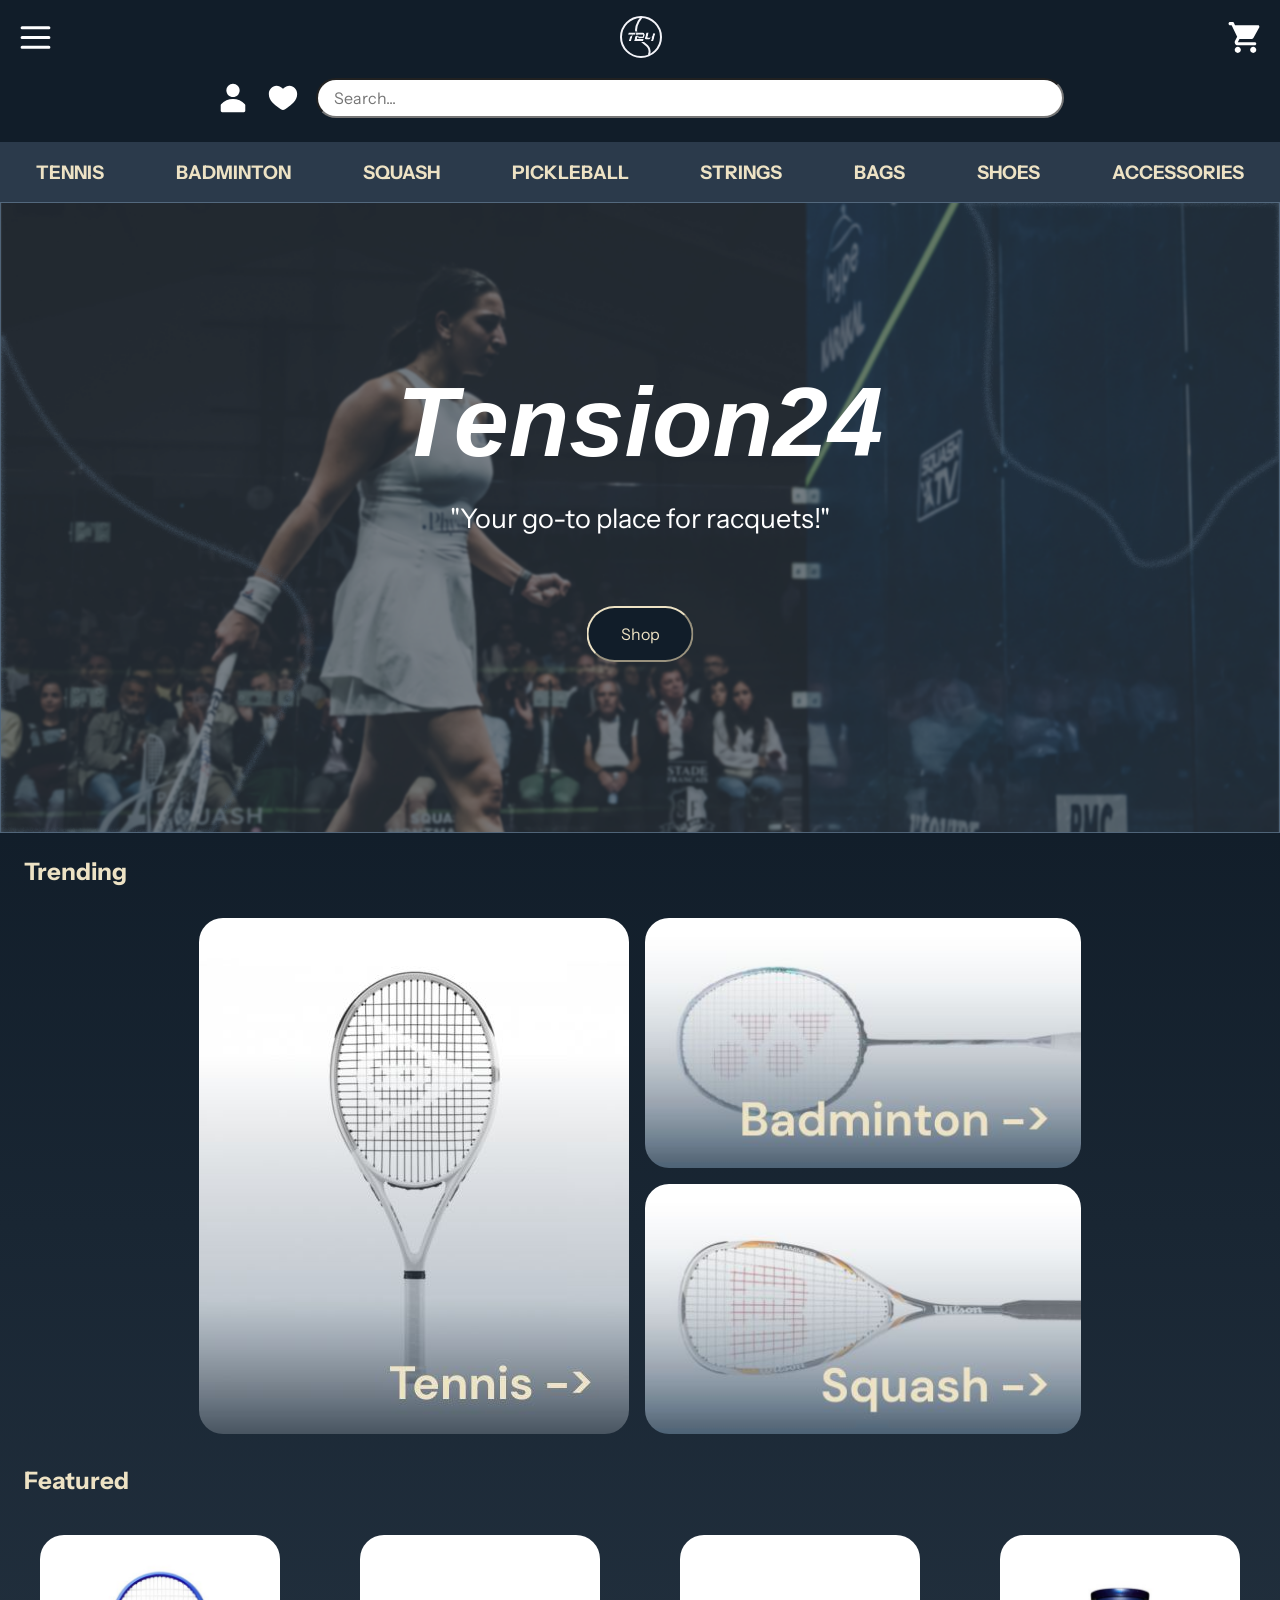
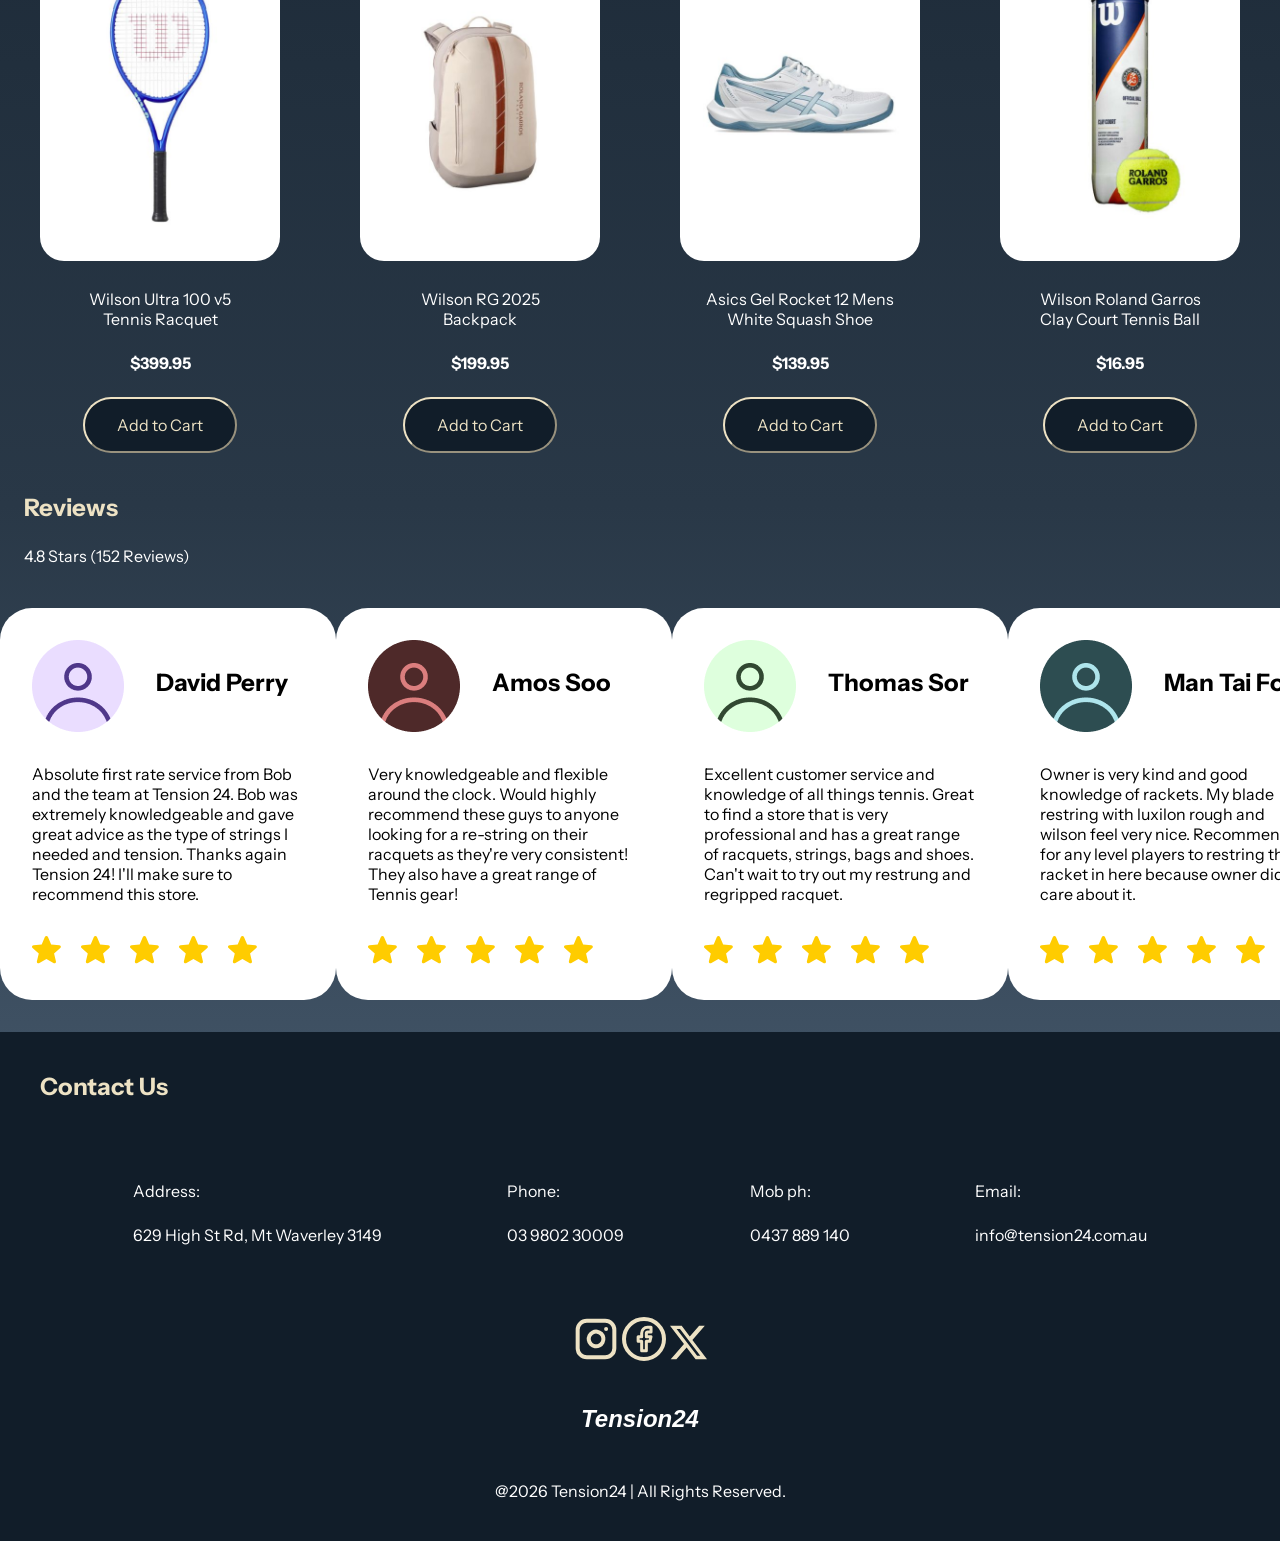
<file: index.html>
<!DOCTYPE html>
<html lang="en">
<head>
    <meta charset="UTF-8">
    <meta name="viewport" content="width=device-width, initial-scale=1.0">

    <link href="https://fonts.cdnfonts.com/css/sterion" rel="stylesheet">
    <link rel="preconnect" href="https://fonts.googleapis.com">
    <link rel="preconnect" href="https://fonts.gstatic.com" crossorigin>
    <link href="https://fonts.googleapis.com/css2?family=Instrument+Sans:ital,wght@0,400..700;1,400..700&display=swap" rel="stylesheet">

    <link rel="stylesheet" href="styles/color.css">
    <link rel="stylesheet" href="styles/main.css">
    <link rel="stylesheet" href="styles/typography.css">
    <script src="scripts/cart.js"></script>
    <script src="scripts/form.js"></script>

    <title>Tension24</title>
    <link rel="shortcut icon" type="image/x-icon" href="assets/logo.svg">
</head>

<body>
    <!--Navigation Bar and Search Bar-->
    <header>
        <div class="navbar">
            <nav>
                <ul>
                    <li><img src="assets/hamburger_menu.svg" alt="Hamburger Menu Icon"></li>
                    <a href="index.html"><li><img src="assets/logo.svg" alt="Tension24 Logo"></li></a>
                    <a href="shopping-cart.html"><li><img src="assets/shopping_cart.svg" alt="Shopping Cart Icon"></li></a>
                </ul>
            </nav>
        </div>
        
        <div class="container" id="lower-navigation">
            <img src="assets/avatar-icon.svg" alt="Your Profile">
            <img src="assets/heart-icon.svg" alt="Favourites">
            <input type="text" placeholder="Search...">
        </div>

        <div class="categories-menu">
            <a href="product-listing-tennis.html"><h3>TENNIS</h3></a>
            <h3>BADMINTON</h3>
            <h3>SQUASH</h3>
            <h3>PICKLEBALL</h3>
            <h3>STRINGS</h3>
            <a href="product-listing-bags.html"><h3>BAGS</h3></a>
            <h3>SHOES</h3>
            <h3>ACCESSORIES</h3>
        </div>
    </header>

    <!--Banner and Main Sections-->
    <main>
        <div class="banner">
            <img src="assets/main-header.png" alt="Main Banner">
            <h1>Tension24</h1>
            <p>"Your go-to place for racquets!"</p>
            <button>Shop</button>
        </div>

        <h2>Trending</h2>

            <div class="bento-display">
                <a class="grid-row-2" href="product-listing-tennis.html"><img src="assets/tennis-category.jpg" alt="Tennis Category Preview"></a>
                <img src="assets/badminton-category.jpg" alt="Badminton Category Preview">
                <img src="assets/squash-category.jpg" alt="Squash Category Preview">
            </div>

        <h2>Featured</h2>
            <div class="flex-display" id="grid-responsive">
                <figure>
                    <img src="assets/blue_tennis_racquet.jpg" alt="Wilson Ultra 100 v5 Tennis Racquet">
                    <span><p>Wilson Ultra 100 v5 Tennis Racquet</p></span>
                    <p>$399.95</p>
                    <button>Add to Cart</button>
                </figure>

                <figure>
                    <img src="assets/beige_backpack.jpg" alt="Wilson RG 2025 Backpack">
                    <span><p>Wilson RG 2025 Backpack</p></span>
                    <p>$199.95</p>
                    <button>Add to Cart</button>
                </figure>

                <figure>
                    <img src="assets/blue_and_white_shoe.jpg" alt="Asics Gel Rocket 12 Mens White Squash Shoe">
                    <span><p>Asics Gel Rocket 12 Mens White Squash Shoe </p></span>
                    <p>$139.95</p>
                    <button>Add to Cart</button>
                </figure>

                <figure>
                    <img src="assets/tennis_ball_pack.jpg" alt="Wilson Roland Garros Clay Court Tennis Ball">
                    <span><p>Wilson Roland Garros Clay Court Tennis Ball</p></span>
                    <p>$16.95</p>
                    <button>Add to Cart</button>
                </figure>
            </div>

        <h2>Reviews</h2>
        <p>4.8 Stars (152 Reviews)</p>
            <br>
                <div class="container">
                    <section>
                        <div class="review-card">
                            <div class="review-title">
                                <img src="assets/review-icon-purple.png" alt="Review Icon">
                                <h3>David Perry</h3>
                            </div>
                        
                        <p>Absolute first rate service from Bob and the team at Tension 24. Bob was extremely knowledgeable and gave great advice as the type of strings I needed and tension. Thanks again Tension 24! I'll make sure to recommend this store.</p>
                            <div class="stars">
                                <img src="assets/review-star.svg" alt="Star">
                                <img src="assets/review-star.svg" alt="Star">
                                <img src="assets/review-star.svg" alt="Star">
                                <img src="assets/review-star.svg" alt="Star">
                                <img src="assets/review-star.svg" alt="Star">
                            </div>
                    </div>
                    </section>

                    <section>
                        <div class="review-card">
                            <div class="review-title">
                                <img src="assets/review-icon-red.png" alt="Review Icon">
                                <h3>Amos Soo</h3>
                            </div>
                        
                        <p>Very knowledgeable and flexible around the clock. Would highly recommend these guys to anyone looking for a re-string on their racquets as they're very consistent! They also have a great range of Tennis gear!</p>
                            <div class="stars">
                                <img src="assets/review-star.svg" alt="Star">
                                <img src="assets/review-star.svg" alt="Star">
                                <img src="assets/review-star.svg" alt="Star">
                                <img src="assets/review-star.svg" alt="Star">
                                <img src="assets/review-star.svg" alt="Star">
                            </div>
                        </div>
                    </section>

                    <section>
                        <div class="review-card">
                            <div class="review-title">
                                <img src="assets/review-icon-green.png" alt="Review Icon">
                                <h3>Thomas Sor</h3>
                            </div>
                        
                        <p>Excellent customer service and knowledge of all things tennis. Great to find a store that is very professional and has a great range of racquets, strings, bags and shoes. Can't wait to try out my restrung and regripped racquet.</p>
                            <div class="stars">
                                <img src="assets/review-star.svg" alt="Star">
                                <img src="assets/review-star.svg" alt="Star">
                                <img src="assets/review-star.svg" alt="Star">
                                <img src="assets/review-star.svg" alt="Star">
                                <img src="assets/review-star.svg" alt="Star">
                            </div>
                        </div>
                    </section>

                    <section>
                        <div class="review-card"  id="last-class">
                            <div class="review-title">
                                <img src="assets/review-icon-teal.png" alt="Review Icon">
                                <h3>Man Tai Fong</h3>
                            </div>
                        
                        <p>Owner is very kind and good knowledge of rackets. My blade restring with luxilon rough and wilson feel very nice. Recommend for any level players to restring the racket in here because owner did care about it.</p>
                            <div class="stars">
                                <img src="assets/review-star.svg" alt="Star">
                                <img src="assets/review-star.svg" alt="Star">
                                <img src="assets/review-star.svg" alt="Star">
                                <img src="assets/review-star.svg" alt="Star">
                                <img src="assets/review-star.svg" alt="Star">
                            </div>
                        </div>
                    </section>
                </div>

    </main>

<!--Footer at the end of Website-->
    <footer>
        <div class="footer">
            <span><h2>Contact Us</h2></span>
            <div class="footer-contact">
                <div class="footer-address">
                    <p>Address:</p>
                    <p>629 High St Rd, Mt Waverley 3149</p>
                </div>

                <div class="footer-phone">
                    <p>Phone:</p>
                    <p>03 9802 30009</p>
                </div>

                <div class="footer-mobile">
                    <p>Mob ph:</p>
                    <p>0437 889 140</p>
                </div>

                <div class="footer-email">
                    <p>Email:</p>
                    <p>info@tension24.com.au</p>
                </div>
            </div>

            <div class="footer-ending">
                <div class="footer-icons">
                    <img src="assets/instagram-icon.svg" alt="Instagram Logo">
                    <img src="assets/facebook-icon.svg" alt="Facebook Logo">
                    <img src="assets/twitter-x-icon.svg" alt="X (Formerly Twitter) Logo">
                </div>

                <h2>Tension24</h2>
                <p>@2026 Tension24 | All Rights Reserved.</p>
            </div>
        </div>
    </footer>
    
</body>
</html>
</file>
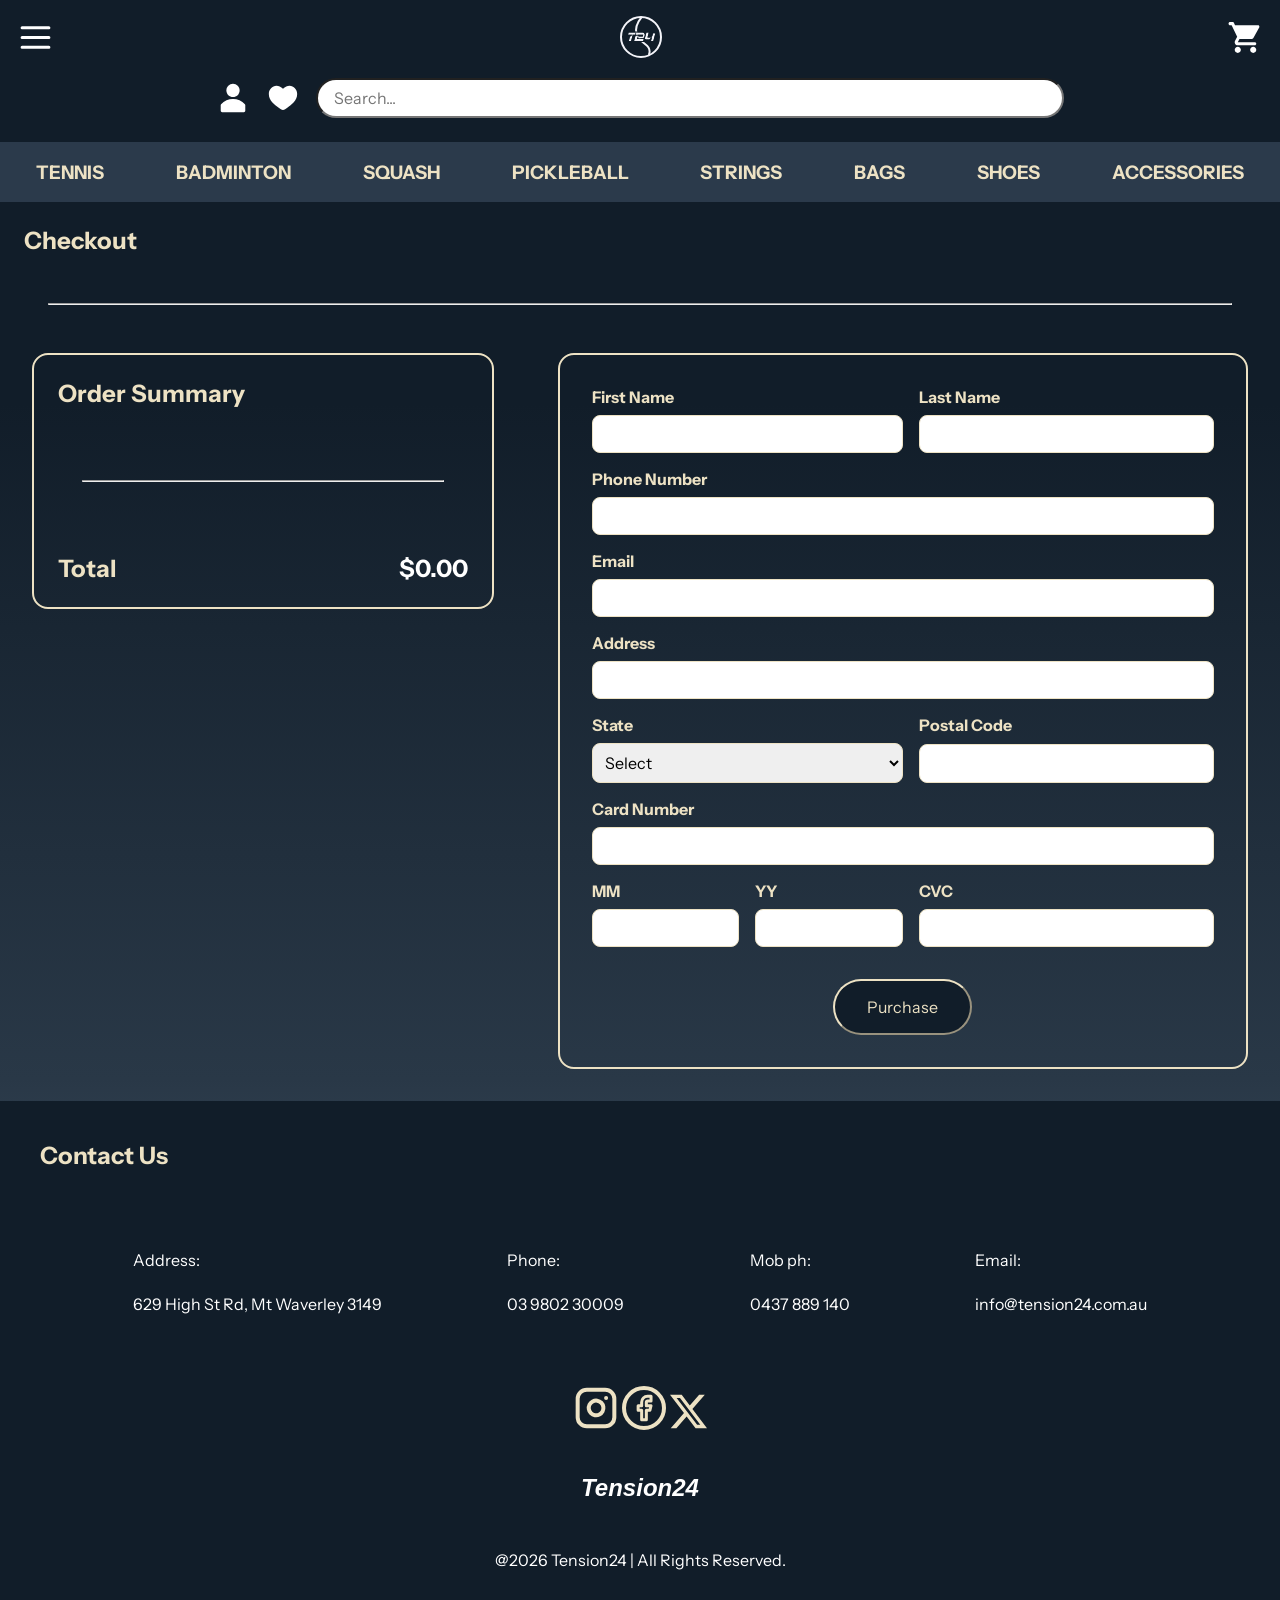
<file: payment-details.html>
<!DOCTYPE html>
<html lang="en">
<head>
    <meta charset="UTF-8">
    <meta name="viewport" content="width=device-width, initial-scale=1.0">

    <link href="https://fonts.cdnfonts.com/css/sterion" rel="stylesheet">
    <link rel="preconnect" href="https://fonts.googleapis.com">
    <link rel="preconnect" href="https://fonts.gstatic.com" crossorigin>
    <link href="https://fonts.googleapis.com/css2?family=Instrument+Sans:ital,wght@0,400..700;1,400..700&display=swap" rel="stylesheet">

    <link rel="stylesheet" href="styles/color.css">
    <link rel="stylesheet" href="styles/main.css">
    <link rel="stylesheet" href="styles/typography.css">
    <script src="scripts/cart.js" defer></script>
    <script src="scripts/form.js"></script>

    <title>Tension24</title>
    <link rel="shortcut icon" type="image/x-icon" href="assets/logo.svg">
</head>

<body>
    <!--Navigation Bar and Search Bar-->
    <header>
        <div class="navbar">
            <nav>
                <ul>
                    <li><img src="assets/hamburger_menu.svg" alt="Hamburger Menu Icon"></li>
                    <a href="index.html"><li><img src="assets/logo.svg" alt="Tension24 Logo"></li></a>
                    <a href="shopping-cart.html"><li><img src="assets/shopping_cart.svg" alt="Shopping Cart Icon"></li></a>
                </ul>
            </nav>
        </div>
        
        <div class="container" id="lower-navigation">
            <img src="assets/avatar-icon.svg" alt="Your Profile">
            <img src="assets/heart-icon.svg" alt="Favourites">
            <input type="text" placeholder="Search...">
        </div>

        <div class="categories-menu">
            <a href="product-listing-tennis.html"><h3>TENNIS</h3></a>
            <h3>BADMINTON</h3>
            <h3>SQUASH</h3>
            <h3>PICKLEBALL</h3>
            <h3>STRINGS</h3>
            <a href="product-listing-bags.html"><h3>BAGS</h3></a>
            <h3>SHOES</h3>
            <h3>ACCESSORIES</h3>
        </div>
    </header>

    <!--Checkout Page-->
    <h2>Checkout</h2>
    <hr>

    <section>
        
    </section>

    <article class="overall-payment">
        <div class="checkout">
            <h2>Order Summary</h2>

            <div class="flex-display" id="">
                <!--printed item from cart-->
            </div>

            <hr>
            
            <div class="double-content">
                <span><h2>Total</h2></span>
                <h2 class="total-price">$0</h2>
            </div>
        </div>

        <!--Payment Form-->

        <form action="purchase-confirmation.html" name="checkout-form" id="payment-details">

            <div class="form-group" id="span-two">
                <label for="fname">First Name</label>
                <input type="text" id="fname" name="firstName">
            </div>

            <div class="form-group">
                <label for="lname">Last Name</label>
                <input type="text" id="lname" name="lastName">
            </div>
        
            <div class="form-group" id="span-three">
                <label for="pnumber">Phone Number</label>
                <input type="number" id="pnumber" name="pnumber">
            </div>

            <div class="form-group" id="span-three">
                <label for="email">Email</label>
                <input type="email" id="email" name="email">
            </div>

            <div class="form-group" id="span-three">
                <label for="address">Address</label>
                <input type="text" id="address" name="address">
            </div>

            <div class="form-group" id="span-two">
                <label for="state">State</label>
                <select name="state" id="state">
                    <option value="select">Select</option>
                    <option value="NSW">NSW</option>
                    <option value="QLD">QLD</option>
                    <option value="SA">SA</option>
                    <option value="TAS">TAS</option>
                    <option value="VIC">VIC</option>
                    <option value="WA">WA</option>
                </select>
            </div>

            <div class="form-group">
                <label for="pcode">Postal Code</label>
                <input type="number" id="pcode" name="postal">
            </div>

            <div class="form-group" id="span-three">
                <label for="cnumber">Card Number</label>
                <input type="number" id="cnumber" name="cnumber">
            </div>

            <div class="form-group">
                <label for="month">MM</label>
                <input type="number" id="month" name="month">
            </div>

            <div class="form-group">
                <label for="year">YY</label>
                <input type="number" id="year" name="year">
            </div>

            <div class="form-group">
                <label for="cvc">CVC</label>
                <input type="number" id="cvc" name="cvc">
            </div>

            <button onclick="return getValidation()">Purchase</button>
        </form>
    </article>

<!--Footer at the end of Website-->
    <footer>

        <div class="footer">
            <span><h2>Contact Us</h2></span>

            <div class="footer-contact">
                <div class="footer-address">
                    <p>Address:</p>
                    <p>629 High St Rd, Mt Waverley 3149</p>
                </div>

                <div class="footer-phone">
                    <p>Phone:</p>
                    <p>03 9802 30009</p>
                </div>

                <div class="footer-mobile">
                    <p>Mob ph:</p>
                    <p>0437 889 140</p>
                </div>

                <div class="footer-email">
                    <p>Email:</p>
                    <p>info@tension24.com.au</p>
                </div>
            </div>

            <div class="footer-ending">
                <div class="footer-icons">
                    <img src="assets/instagram-icon.svg" alt="Instagram Logo">
                    <img src="assets/facebook-icon.svg" alt="Facebook Logo">
                    <img src="assets/twitter-x-icon.svg" alt="X (Formerly Twitter) Logo">
                </div>

                <h2>Tension24</h2>
                <p>@2026 Tension24 | All Rights Reserved.</p>
            </div>
        </div>

    </footer>
</body>
</html>
</file>
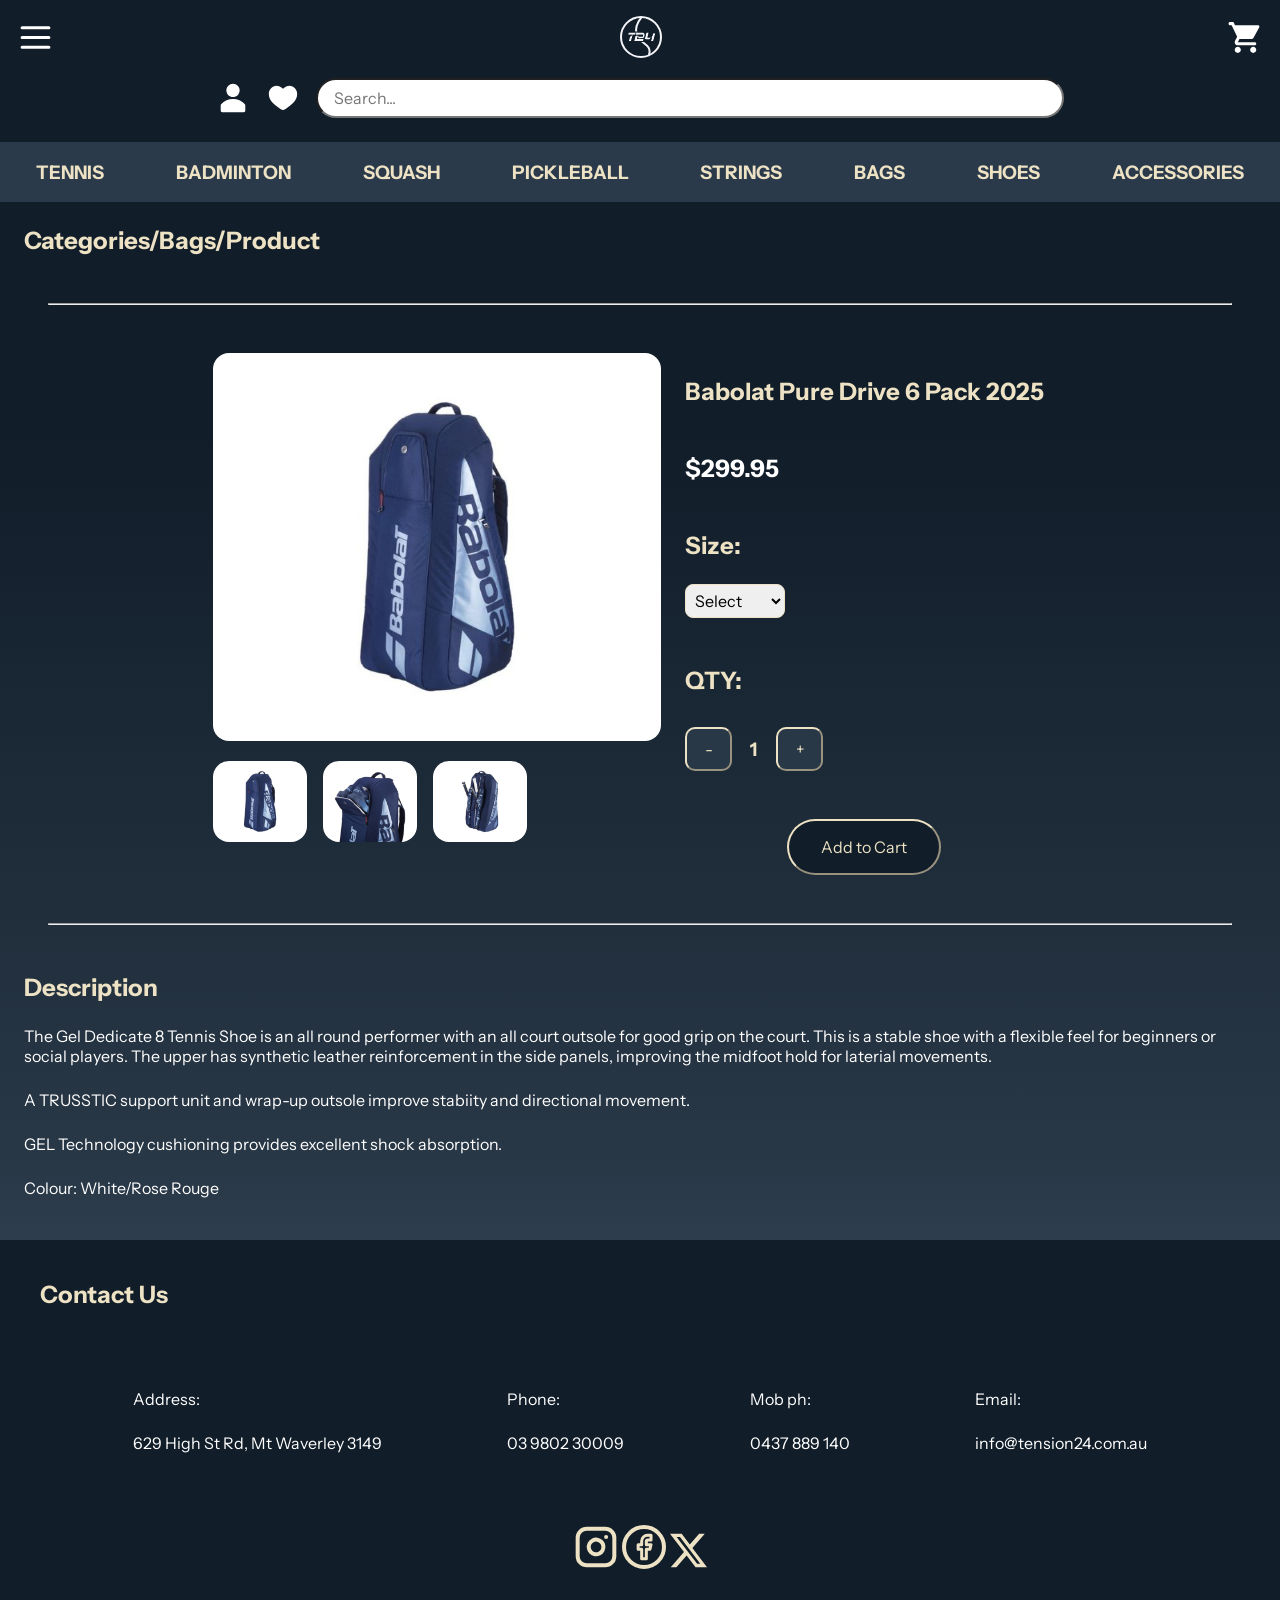
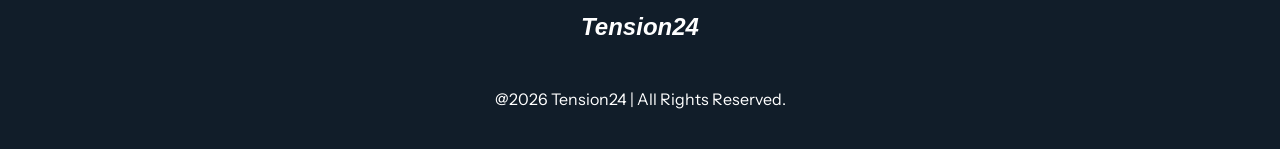
<file: product-detail-bags.html>
<!DOCTYPE html>
<html lang="en">
<head>
    <meta charset="UTF-8">
    <meta name="viewport" content="width=device-width, initial-scale=1.0">

    <link href="https://fonts.cdnfonts.com/css/sterion" rel="stylesheet">
    <link rel="preconnect" href="https://fonts.googleapis.com">
    <link rel="preconnect" href="https://fonts.gstatic.com" crossorigin>
    <link href="https://fonts.googleapis.com/css2?family=Instrument+Sans:ital,wght@0,400..700;1,400..700&display=swap" rel="stylesheet">

    <link rel="stylesheet" href="styles/color.css">
    <link rel="stylesheet" href="styles/main.css">
    <link rel="stylesheet" href="styles/typography.css">
    <script src="scripts/cart.js"></script>
    <script src="scripts/form.js"></script>

    <title>Tension24</title>
    <link rel="shortcut icon" type="image/x-icon" href="assets/logo.svg">
</head>

<body>
    <!--Navigation Bar and Search Bar-->
    <header>
        <div class="navbar">
            <nav>
                <ul>
                    <li><img src="assets/hamburger_menu.svg" alt="Hamburger Menu Icon"></li>
                    <a href="index.html"><li><img src="assets/logo.svg" alt="Tension24 Logo"></li></a>
                    <a href="shopping-cart.html"><li><img src="assets/shopping_cart.svg" alt="Shopping Cart Icon"></li></a>
                </ul>
            </nav>
        </div>
        
        <div class="container" id="lower-navigation">
            <img src="assets/avatar-icon.svg" alt="Your Profile">
            <img src="assets/heart-icon.svg" alt="Favourites">
            <input type="text" placeholder="Search...">
        </div>

        <div class="categories-menu">
            <a href="product-listing-tennis.html"><h3>TENNIS</h3></a>
            <h3>BADMINTON</h3>
            <h3>SQUASH</h3>
            <h3>PICKLEBALL</h3>
            <h3>STRINGS</h3>
            <a href="product-listing-bags.html"><h3>BAGS</h3></a>
            <h3>SHOES</h3>
            <h3>ACCESSORIES</h3>
        </div>
    </header>

    <main>
        <!-- Product Detail Section-->
        <h2>Categories/Bags/Product</h2>
        <hr>

        <div class="flex-display">
            <div class="product-showcase">
                <img src="assets/main_bags_product.jpg" alt="Babolat Pure Drive 6 Pack 2025">

                <div class="small-images">
                    <img src="assets/main_bags_product.jpg" alt="Babolat Pure Drive 6 Pack 2025">
                    <img src="assets/preview1_bags_product.jpg" alt="Babolat Pure Drive 6 Pack 2025">
                    <img src="assets/preview2_bags_product.jpg" alt="Babolat Pure Drive 6 Pack 2025">
                </div>
            </div>

            <div class="product-details">
                <span><h2>Babolat Pure Drive 6 Pack 2025</h2></span>
                <h2>$299.95</h2>
                <span><h2>Size:</h2></span>
                <select id="selectSize" name="size">
                    <option value="select">Select</option>
                    <option value="One size">One size</option>
                </select>
                <span><h2>QTY:</h2></span>
                    <div class="quantity-cue">
                        <button id="decrease">-</button>
                        <h3 class="quantity">1</h3>
                        <button id="increase">+</button>
                    </div>
                
                <button onclick="addToCart(2)">Add to Cart</button>
            </div>
        </div>

        <hr>

        <h2>Description</h2>
        <p>The Gel Dedicate 8 Tennis Shoe is an all round performer with an all court outsole for good grip on the court.  This is a stable shoe with a flexible feel for beginners or social players.  The upper has synthetic leather reinforcement in the side panels, improving the midfoot hold for laterial movements.</p>

        <p>A TRUSSTIC support unit and wrap-up outsole improve stabiity and directional movement.</p>

        <p>GEL Technology cushioning provides excellent shock absorption.</p>

        <p>Colour:  White/Rose Rouge</p>

        <br>

    </main>

    <!--Footer at the end of Website-->
    <footer>

        <div class="footer">
            <span><h2>Contact Us</h2></span>

            <div class="footer-contact">
                <div class="footer-address">
                    <p>Address:</p>
                    <p>629 High St Rd, Mt Waverley 3149</p>
                </div>

                <div class="footer-phone">
                    <p>Phone:</p>
                    <p>03 9802 30009</p>
                </div>

                <div class="footer-mobile">
                    <p>Mob ph:</p>
                    <p>0437 889 140</p>
                </div>

                <div class="footer-email">
                    <p>Email:</p>
                    <p>info@tension24.com.au</p>
                </div>
            </div>

            <div class="footer-ending">
                <div class="footer-icons">
                    <img src="assets/instagram-icon.svg" alt="Instagram Logo">
                    <img src="assets/facebook-icon.svg" alt="Facebook Logo">
                    <img src="assets/twitter-x-icon.svg" alt="X (Formerly Twitter) Logo">
                </div>

                <h2>Tension24</h2>
                <p>@2026 Tension24 | All Rights Reserved.</p>
            </div>
        </div>

    </footer>
</body>
</html>
</file>
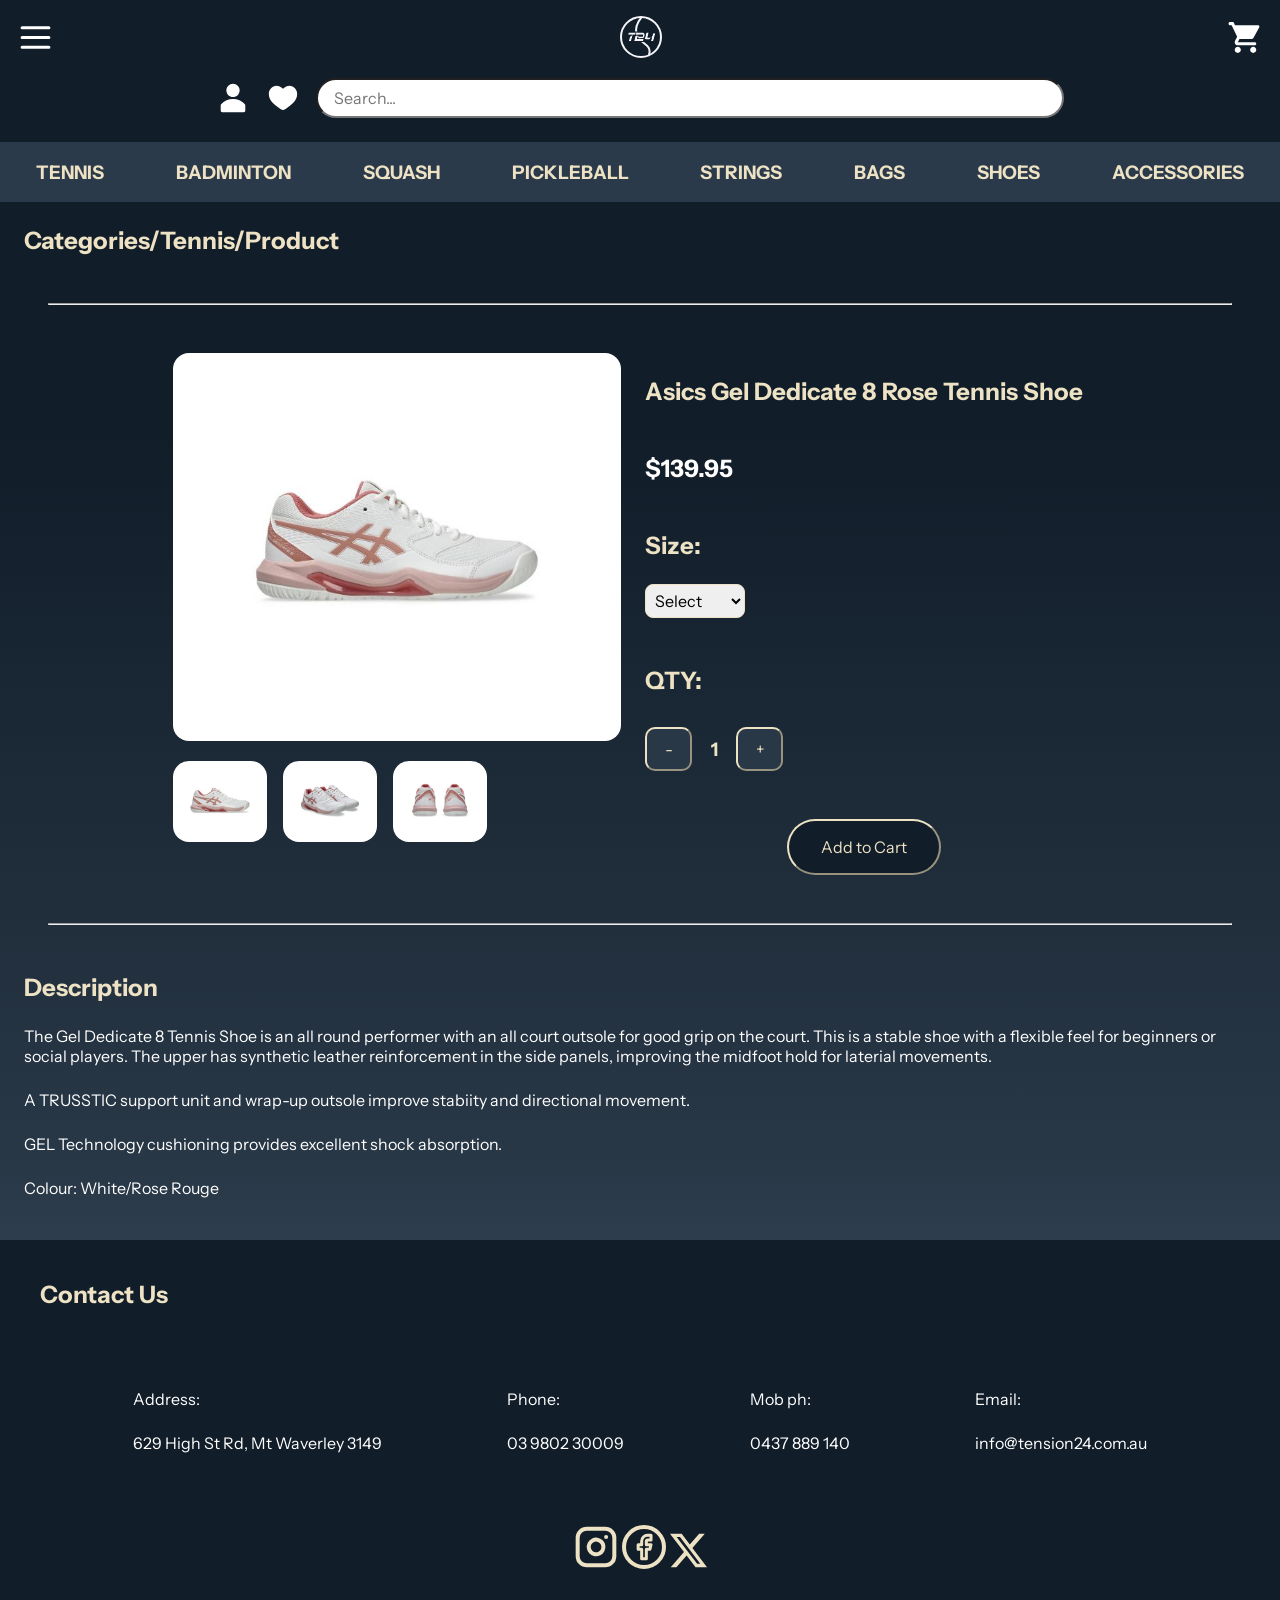
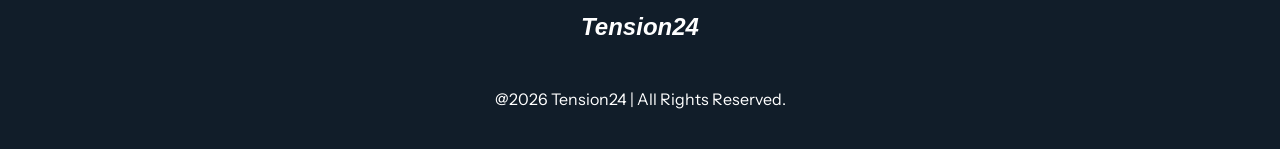
<file: product-detail-tennis.html>
<!DOCTYPE html>
<html lang="en">
<head>
    <meta charset="UTF-8">
    <meta name="viewport" content="width=device-width, initial-scale=1.0">

    <link href="https://fonts.cdnfonts.com/css/sterion" rel="stylesheet">
    <link rel="preconnect" href="https://fonts.googleapis.com">
    <link rel="preconnect" href="https://fonts.gstatic.com" crossorigin>
    <link href="https://fonts.googleapis.com/css2?family=Instrument+Sans:ital,wght@0,400..700;1,400..700&display=swap" rel="stylesheet">

    <link rel="stylesheet" href="styles/color.css">
    <link rel="stylesheet" href="styles/main.css">
    <link rel="stylesheet" href="styles/typography.css">
    <script src="scripts/cart.js"></script>
    <script src="scripts/form.js"></script>

    <title>Tension24</title>
    <link rel="shortcut icon" type="image/x-icon" href="assets/logo.svg">
</head>

<body>
    <!--Navigation Bar and Search Bar-->
    <header>
        <div class="navbar">
            <nav>
                <ul>
                    <li><img src="assets/hamburger_menu.svg" alt="Hamburger Menu Icon"></li>
                    <a href="index.html"><li><img src="assets/logo.svg" alt="Tension24 Logo"></li></a>
                    <a href="shopping-cart.html"><li><img src="assets/shopping_cart.svg" alt="Shopping Cart Icon"></li></a>
                </ul>
            </nav>
        </div>
        
        <div class="container" id="lower-navigation">
            <img src="assets/avatar-icon.svg" alt="Your Profile">
            <img src="assets/heart-icon.svg" alt="Favourites">
            <input type="text" placeholder="Search...">
        </div>

        <div class="categories-menu">
            <a href="product-listing-tennis.html"><h3>TENNIS</h3></a>
            <h3>BADMINTON</h3>
            <h3>SQUASH</h3>
            <h3>PICKLEBALL</h3>
            <h3>STRINGS</h3>
            <a href="product-listing-bags.html"><h3>BAGS</h3></a>
            <h3>SHOES</h3>
            <h3>ACCESSORIES</h3>
        </div>
    </header>

    <main>
        <!-- Product Detail Section-->
        <h2>Categories/Tennis/Product</h2>
        <hr>

        <div class="flex-display">
            <div class="product-showcase">
                <img src="assets/main_tennis_product.jpg" alt="Asics Gel Dedicate 8  Rose Tennis Shoe">

                <div class="small-images">
                    <img src="assets/main_tennis_product.jpg" alt="Asics Gel Dedicate 8  Rose Tennis Shoe">
                    <img src="assets/preview1_tennis_product.jpg" alt="Asics Gel Dedicate 8  Rose Tennis Shoe">
                    <img src="assets/preview2_tennis_product.jpg" alt="Asics Gel Dedicate 8  Rose Tennis Shoe">
                </div>
            </div>

            <div class="product-details">
                <span><h2>Asics Gel Dedicate 8  Rose Tennis Shoe</h2></span>
                <h2>$139.95</h2>
                <span><h2>Size:</h2></span>
                <select id="selectSize" name="size">
                    <option value="select">Select</option>
                    <option value="5">5</option>
                    <option value="6">6</option>
                    <option value="7">7</option>
                    <option value="8">8</option>
                    <option value="9">9</option>
                </select>
                <span><h2>QTY:</h2></span>
                    <div class="quantity-cue">
                        <button id="decrease">-</button>
                        <h3 class="quantity">1</h3>
                        <button id="increase">+</button>
                    </div>
                
                <button onclick="addToCart(1)">Add to Cart</button>
            </div>
        </div>

        <hr>

        <h2>Description</h2>
        <p>The Gel Dedicate 8 Tennis Shoe is an all round performer with an all court outsole for good grip on the court.  This is a stable shoe with a flexible feel for beginners or social players.  The upper has synthetic leather reinforcement in the side panels, improving the midfoot hold for laterial movements.</p>

        <p>A TRUSSTIC support unit and wrap-up outsole improve stabiity and directional movement.</p>

        <p>GEL Technology cushioning provides excellent shock absorption.</p>

        <p>Colour:  White/Rose Rouge</p>

        <br>

    </main>

    <!--Footer at the end of Website-->
    <footer>

        <div class="footer">
            <span><h2>Contact Us</h2></span>

            <div class="footer-contact">
                <div class="footer-address">
                    <p>Address:</p>
                    <p>629 High St Rd, Mt Waverley 3149</p>
                </div>

                <div class="footer-phone">
                    <p>Phone:</p>
                    <p>03 9802 30009</p>
                </div>

                <div class="footer-mobile">
                    <p>Mob ph:</p>
                    <p>0437 889 140</p>
                </div>

                <div class="footer-email">
                    <p>Email:</p>
                    <p>info@tension24.com.au</p>
                </div>
            </div>

            <div class="footer-ending">
                <div class="footer-icons">
                    <img src="assets/instagram-icon.svg" alt="Instagram Logo">
                    <img src="assets/facebook-icon.svg" alt="Facebook Logo">
                    <img src="assets/twitter-x-icon.svg" alt="X (Formerly Twitter) Logo">
                </div>

                <h2>Tension24</h2>
                <p>@2026 Tension24 | All Rights Reserved.</p>
            </div>
        </div>

    </footer>
</body>
</html>
</file>
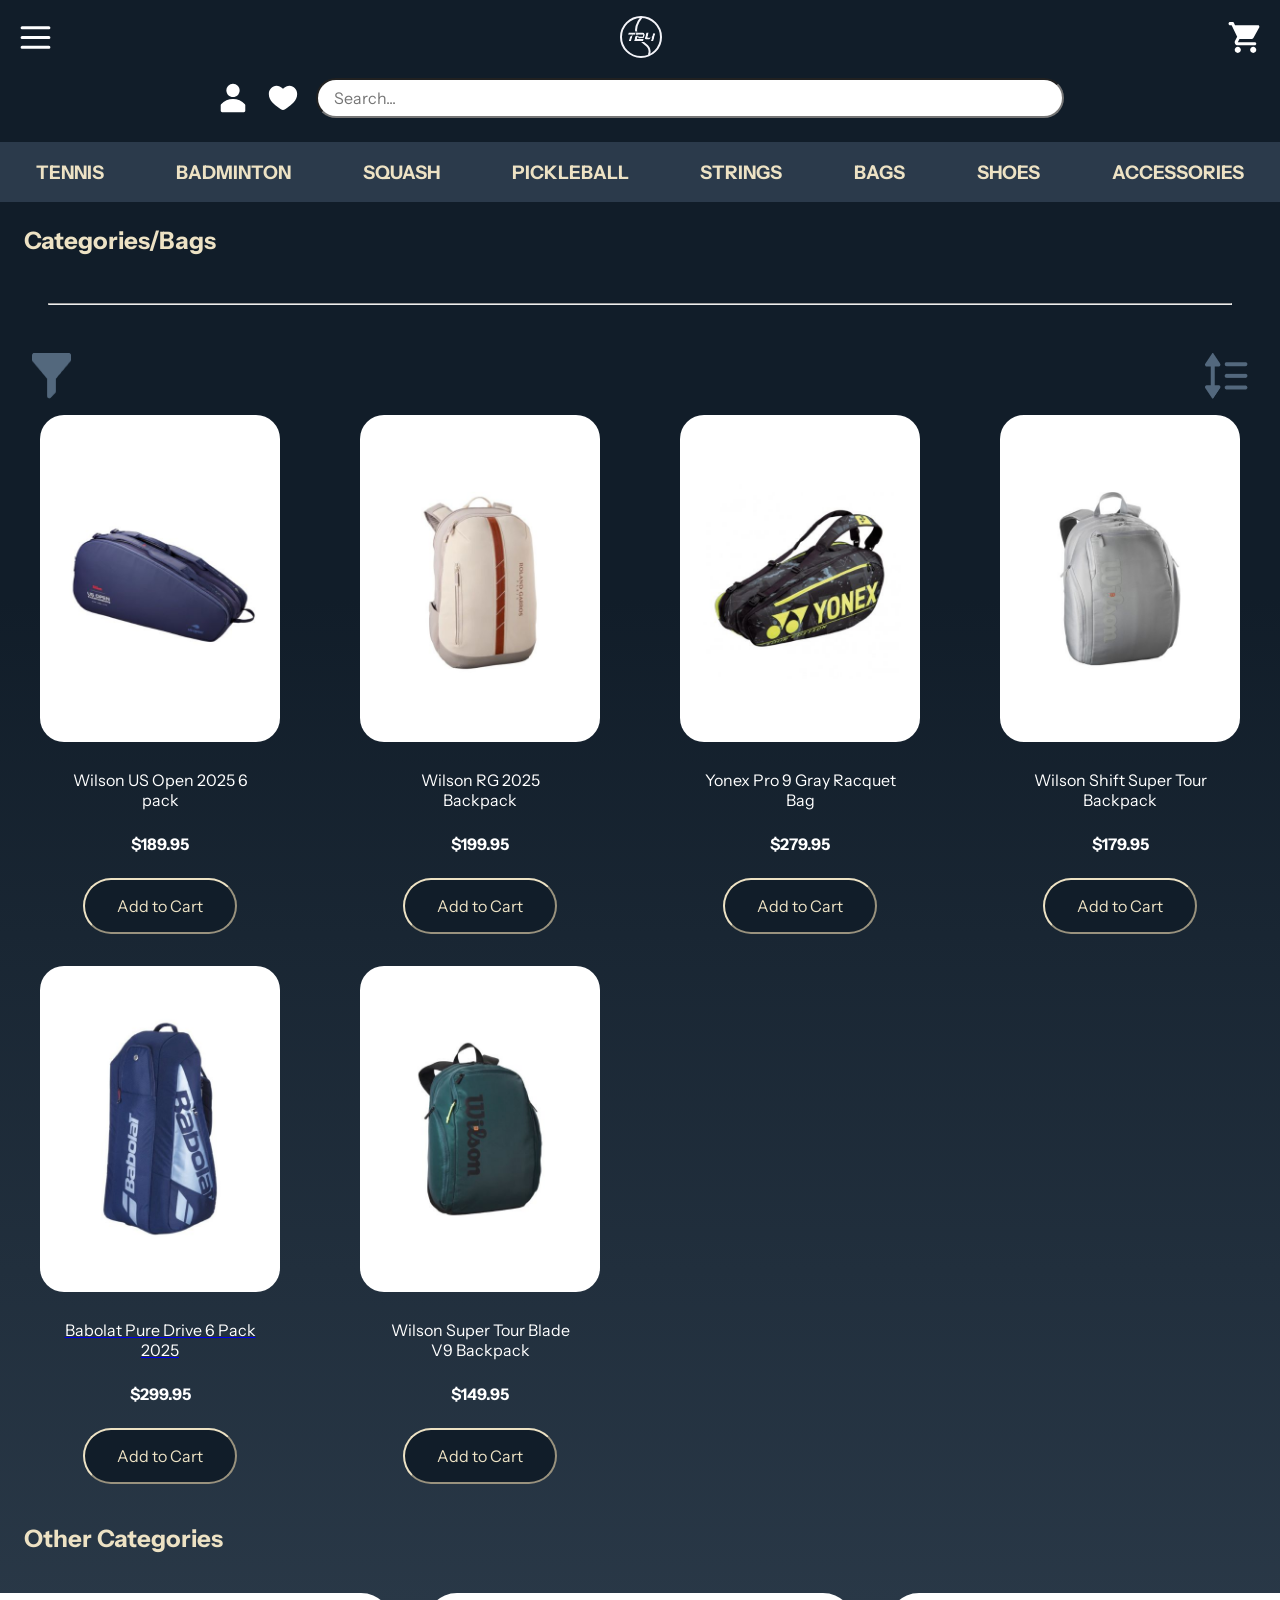
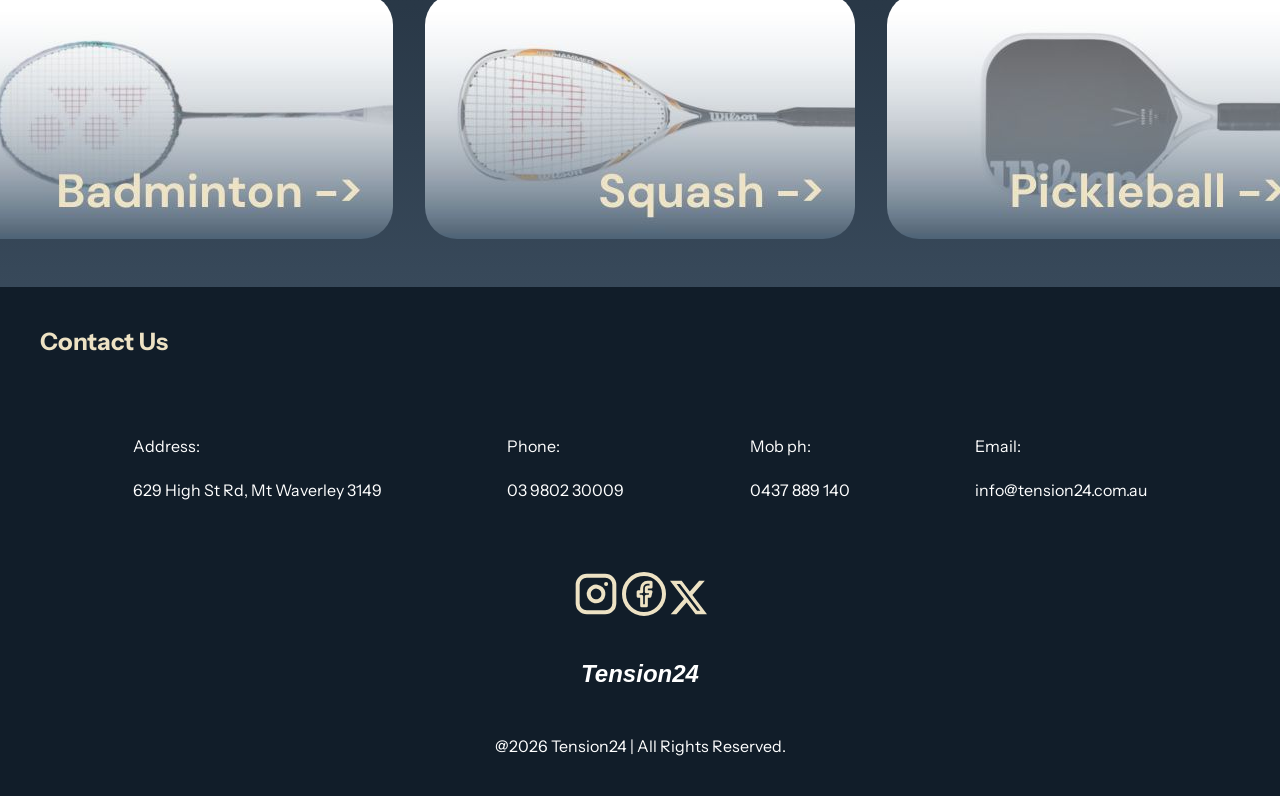
<file: product-listing-bags.html>
<!DOCTYPE html>
<html lang="en">
<head>
    <meta charset="UTF-8">
    <meta name="viewport" content="width=device-width, initial-scale=1.0">

    <link href="https://fonts.cdnfonts.com/css/sterion" rel="stylesheet">
    <link rel="preconnect" href="https://fonts.googleapis.com">
    <link rel="preconnect" href="https://fonts.gstatic.com" crossorigin>
    <link href="https://fonts.googleapis.com/css2?family=Instrument+Sans:ital,wght@0,400..700;1,400..700&display=swap" rel="stylesheet">

    <link rel="stylesheet" href="styles/color.css">
    <link rel="stylesheet" href="styles/main.css">
    <link rel="stylesheet" href="styles/typography.css">
    <script src="scripts/cart.js"></script>
    <script src="scripts/form.js"></script>

    <title>Tension24</title>
    <link rel="shortcut icon" type="image/x-icon" href="assets/logo.svg">
</head>

<body>
    <!--Navigation Bar and Search Bar-->
    <header>
        <div class="navbar">
            <nav>
                <ul>
                    <li><img src="assets/hamburger_menu.svg" alt="Hamburger Menu Icon"></li>
                    <a href="index.html"><li><img src="assets/logo.svg" alt="Tension24 Logo"></li></a>
                    <a href="shopping-cart.html"><li><img src="assets/shopping_cart.svg" alt="Shopping Cart Icon"></li></a>
                </ul>
            </nav>
        </div>
        
        <div class="container" id="lower-navigation">
            <img src="assets/avatar-icon.svg" alt="Your Profile">
            <img src="assets/heart-icon.svg" alt="Favourites">
            <input type="text" placeholder="Search...">
        </div>

        <div class="categories-menu">
            <a href="product-listing-tennis.html"><h3>TENNIS</h3></a>
            <h3>BADMINTON</h3>
            <h3>SQUASH</h3>
            <h3>PICKLEBALL</h3>
            <h3>STRINGS</h3>
            <a href="product-listing-bags.html"><h3>BAGS</h3></a>
            <h3>SHOES</h3>
            <h3>ACCESSORIES</h3>
        </div>
    </header>

    <main>
        <!--Product Listing Section-->
        <h2>Categories/Bags</h2>
        <hr>
        <div class="filtering">
            <img src="assets/filter-icon.png" alt="Filter Icon">
            <img src="assets/sort-icon.png" alt="Sort Icon">
        </div>

        <div class="flex-display" id="grid-responsive">
                <figure>
                    <img src="assets/navy_backpack.jpg" alt="Wilson US Open 2025 6 pack">
                    <span><p>Wilson US Open 2025 6 pack</p></span>
                    <p>$189.95</p>
                    <button>Add to Cart</button>
                </figure>

                <figure>
                    <img src="assets/beige_backpack.jpg" alt="Wilson RG 2025 Backpack">
                    <span><p>Wilson RG 2025 Backpack</p></span>
                    <p>$199.95</p>
                    <button>Add to Cart</button>
                </figure>

                <figure>
                    <img src="assets/black_and_yellow_backpack.jpg" alt="Yonex Pro 9 Gray Racquet Bag">
                    <span><p>Yonex Pro 9 Gray Racquet Bag</p></span>
                    <p>$279.95</p>
                    <button>Add to Cart</button>
                </figure>

                <figure>
                    <img src="assets/silver_backpack.jpg" alt="Wilson Shift Super Tour Backpack">
                    <span><p>Wilson Shift Super Tour Backpack</p></span>
                    <p>$179.95</p>
                    <button>Add to Cart</button>
                </figure>
        </div>

        <div class="flex-left" id="grid-responsive">
                <figure>
                    <a href="product-detail-bags.html"><img src="assets/blue_backpack.jpg" alt="Babolat Pure Drive 6 Pack 2025"></a>
                    <a href="product-detail-bags.html"><span><p>Babolat Pure Drive 6 Pack 2025</p></span></a>
                    <p>$299.95</p>
                    <button>Add to Cart</button>
                </figure>

                <figure>
                    <img src="assets/green_backpack.jpg" alt="Wilson Super Tour Blade V9 Backpack">
                    <span><p>Wilson Super Tour Blade V9 Backpack</p></span>
                    <p>$149.95</p>
                    <button>Add to Cart</button>
                </figure>
        </div>

        <h2>Other Categories</h2>
        <div class="flex-display">
            <div class="other-categories">
                <img src="assets/badminton-category.jpg" alt="Badminton Category">
                <img src="assets/squash-category.jpg" alt="Squash Category">
                <img src="assets/pickleball_category.jpg" alt="Pickleball Category">
            </div>
        </div>

    </main>

    <!--Footer at the end of Website-->
    <footer>

        <div class="footer">
            <span><h2>Contact Us</h2></span>

            <div class="footer-contact">
                <div class="footer-address">
                    <p>Address:</p>
                    <p>629 High St Rd, Mt Waverley 3149</p>
                </div>

                <div class="footer-phone">
                    <p>Phone:</p>
                    <p>03 9802 30009</p>
                </div>

                <div class="footer-mobile">
                    <p>Mob ph:</p>
                    <p>0437 889 140</p>
                </div>

                <div class="footer-email">
                    <p>Email:</p>
                    <p>info@tension24.com.au</p>
                </div>
            </div>

            <div class="footer-ending">
                <div class="footer-icons">
                    <img src="assets/instagram-icon.svg" alt="Instagram Logo">
                    <img src="assets/facebook-icon.svg" alt="Facebook Logo">
                    <img src="assets/twitter-x-icon.svg" alt="X (Formerly Twitter) Logo">
                </div>

                <h2>Tension24</h2>
                <p>@2026 Tension24 | All Rights Reserved.</p>
            </div>
        </div>

    </footer>
</body>
</html>
</file>
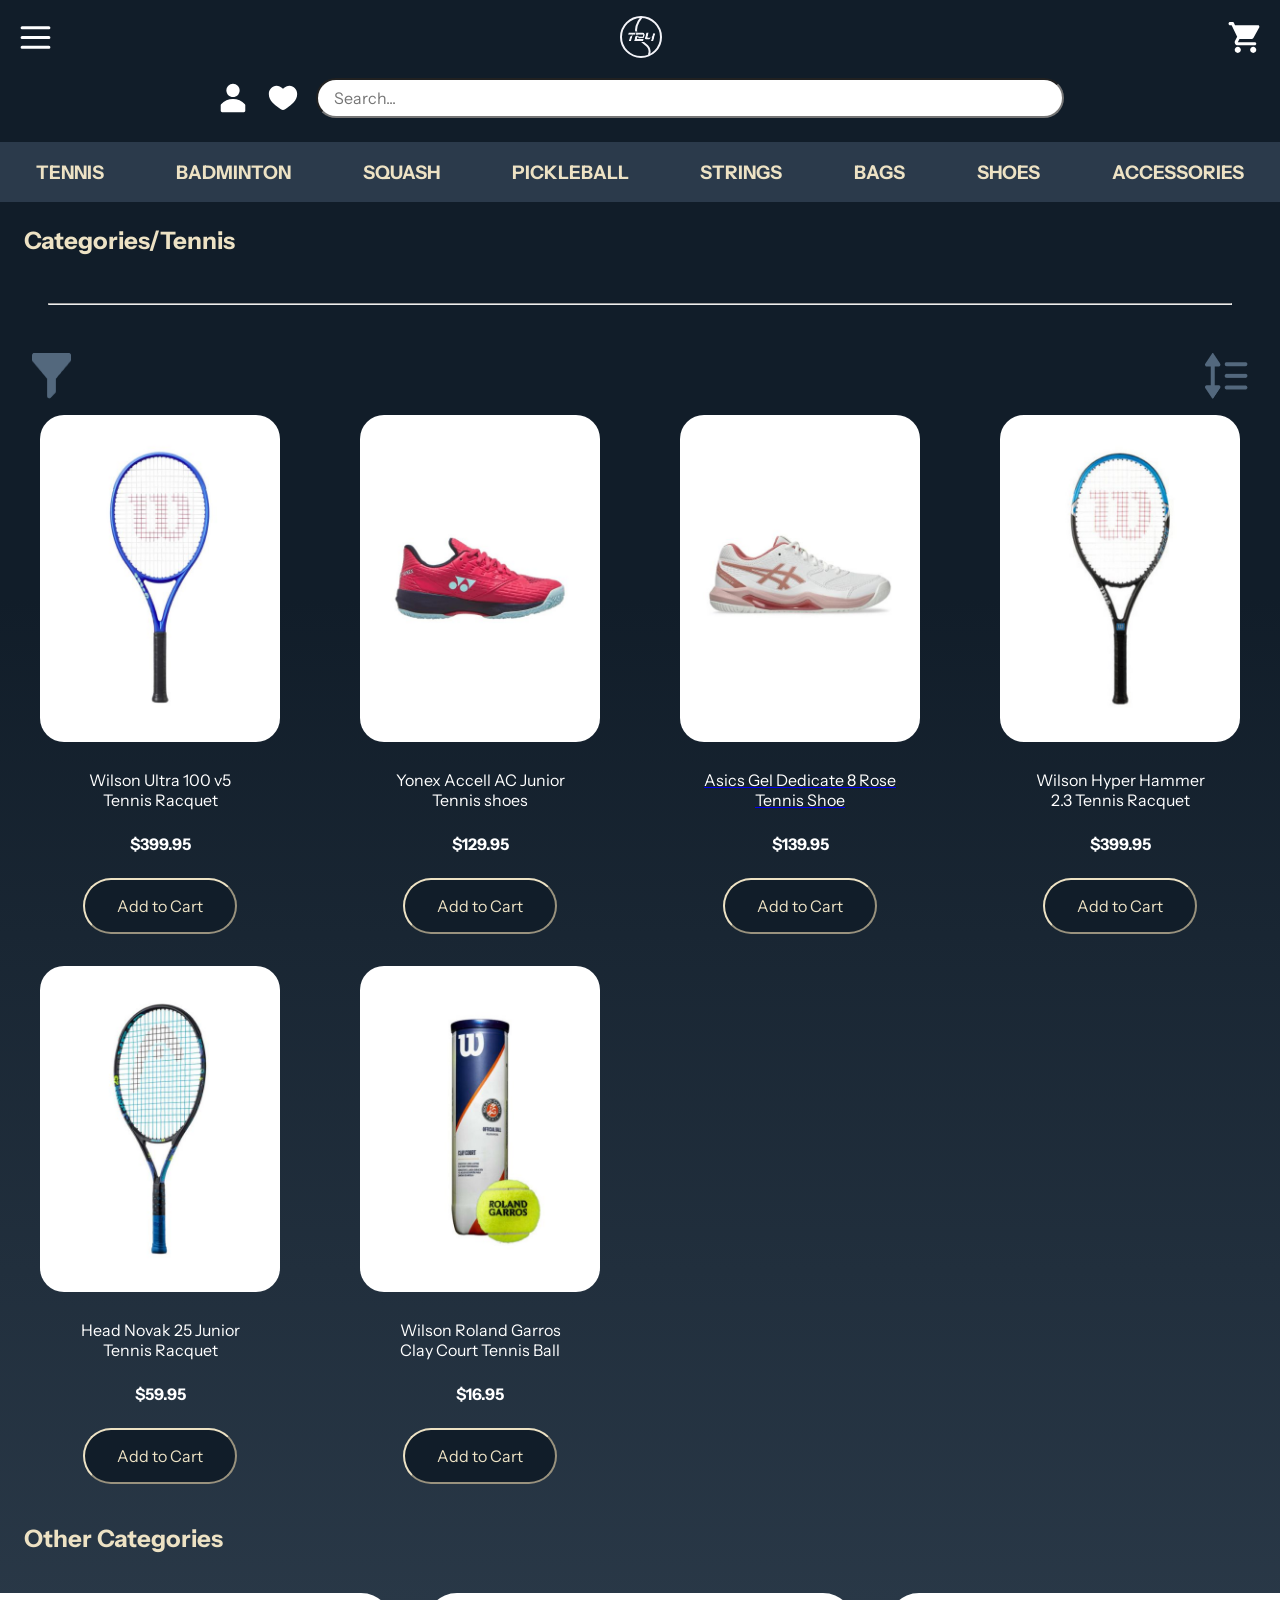
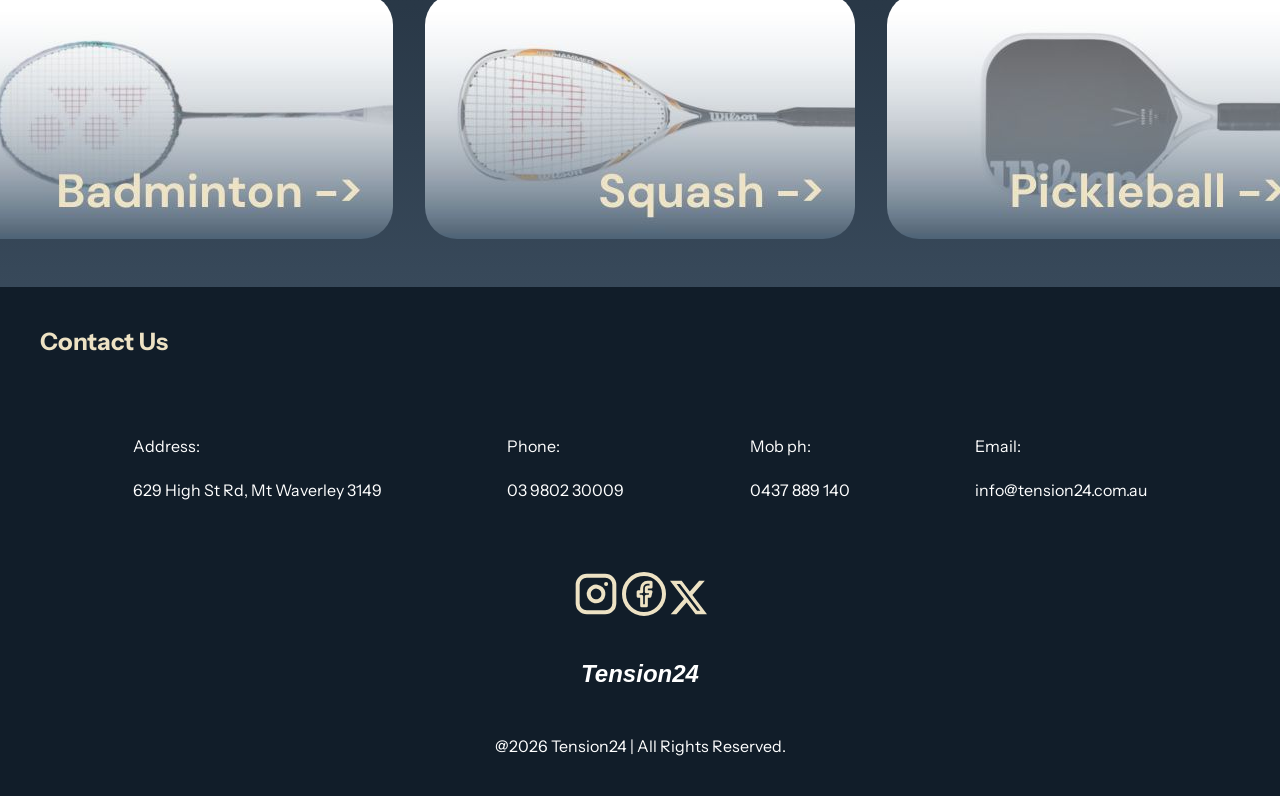
<file: product-listing-tennis.html>
<!DOCTYPE html>
<html lang="en">
<head>
    <meta charset="UTF-8">
    <meta name="viewport" content="width=device-width, initial-scale=1.0">

    <link href="https://fonts.cdnfonts.com/css/sterion" rel="stylesheet">
    <link rel="preconnect" href="https://fonts.googleapis.com">
    <link rel="preconnect" href="https://fonts.gstatic.com" crossorigin>
    <link href="https://fonts.googleapis.com/css2?family=Instrument+Sans:ital,wght@0,400..700;1,400..700&display=swap" rel="stylesheet">

    <link rel="stylesheet" href="styles/color.css">
    <link rel="stylesheet" href="styles/main.css">
    <link rel="stylesheet" href="styles/typography.css">
    <script src="scripts/cart.js"></script>
    <script src="scripts/form.js"></script>

    <title>Tension24</title>
    <link rel="shortcut icon" type="image/x-icon" href="assets/logo.svg">
</head>

<body>
    <!--Navigation Bar and Search Bar-->
    <header>
        <div class="navbar">
            <nav>
                <ul>
                    <li><img src="assets/hamburger_menu.svg" alt="Hamburger Menu Icon"></li>
                    <a href="index.html"><li><img src="assets/logo.svg" alt="Tension24 Logo"></li></a>
                    <a href="shopping-cart.html"><li><img src="assets/shopping_cart.svg" alt="Shopping Cart Icon"></li></a>
                </ul>
            </nav>
        </div>
        
        <div class="container" id="lower-navigation">
            <img src="assets/avatar-icon.svg" alt="Your Profile">
            <img src="assets/heart-icon.svg" alt="Favourites">
            <input type="text" placeholder="Search...">
        </div>

        <div class="categories-menu">
            <a href="product-listing-tennis.html"><h3>TENNIS</h3></a>
            <h3>BADMINTON</h3>
            <h3>SQUASH</h3>
            <h3>PICKLEBALL</h3>
            <h3>STRINGS</h3>
            <a href="product-listing-bags.html"><h3>BAGS</h3></a>
            <h3>SHOES</h3>
            <h3>ACCESSORIES</h3>
        </div>
    </header>

    <main>
        <!--Product Listing Section-->
        <h2>Categories/Tennis</h2>
        <hr>
        <div class="filtering"> 
            <img src="assets/filter-icon.png" alt="Filter Icon">
            <img src="assets/sort-icon.png" alt="Sort Icon">
        </div>

        <div class="flex-display" id="grid-responsive">
                <figure>
                    <img src="assets/blue_tennis_racquet.jpg" alt="Wilson Ultra 100 v5 Tennis Racquet">
                    <span><p>Wilson Ultra 100 v5 Tennis Racquet</p></span>
                    <p>$399.95</p>
                    <button>Add to Cart</button>
                </figure>

                <figure>
                    <img src="assets/red_shoe.jpg" alt="Yonex Accell AC Junior Tennis shoes">
                    <span><p>Yonex Accell AC Junior Tennis shoes</p></span>
                    <p>$129.95</p>
                    <button>Add to Cart</button>
                </figure>

                <figure>
                    <a href="product-detail-tennis.html"><img src="assets/pink_and_white_shoe.jpg" alt="Asics Gel Dedicate 8  Rose Tennis Shoe"></a>
                    <a href="product-detail-tennis.html"><span><p>Asics Gel Dedicate 8  Rose Tennis Shoe</p></span></a>
                    <p>$139.95</p>
                    <button>Add to Cart</button>
                </figure>

                <figure>
                    <img src="assets/blue_and_black_tennis_racquet.jpg" alt="Wilson Hyper Hammer 2.3 Tennis Racquet">
                    <span><p>Wilson Hyper Hammer 2.3 Tennis Racquet</p></span>
                    <p>$399.95</p>
                    <button>Add to Cart</button>
                </figure>
        </div>

        <div class="flex-left" id="grid-responsive">
                <figure>
                    <img src="assets/teal_tennis_racquet.jpg" alt="Head Novak 25 Junior Tennis Racquet">
                    <span><p>Head Novak 25 Junior Tennis Racquet</p></span>
                    <p>$59.95</p>
                    <button>Add to Cart</button>
                </figure>

                <figure>
                    <img src="assets/tennis_ball_pack.jpg" alt="Wilson Roland Garros Clay Court Tennis Ball">
                    <span><p>Wilson Roland Garros Clay Court Tennis Ball</p></span>
                    <p>$16.95</p>
                    <button>Add to Cart</button>
                </figure>

        </div>

        <h2>Other Categories</h2>
        <div class="flex-display">
            <div class="other-categories">
                <img src="assets/badminton-category.jpg" alt="Badminton Category">
                <img src="assets/squash-category.jpg" alt="Squash Category">
                <img src="assets/pickleball_category.jpg" alt="Pickleball Category">
            </div>
        </div>

    </main>

    <!--Footer at the end of Website-->
    <footer>

        <div class="footer">
            <span><h2>Contact Us</h2></span>

            <div class="footer-contact">
                <div class="footer-address">
                    <p>Address:</p>
                    <p>629 High St Rd, Mt Waverley 3149</p>
                </div>

                <div class="footer-phone">
                    <p>Phone:</p>
                    <p>03 9802 30009</p>
                </div>

                <div class="footer-mobile">
                    <p>Mob ph:</p>
                    <p>0437 889 140</p>
                </div>

                <div class="footer-email">
                    <p>Email:</p>
                    <p>info@tension24.com.au</p>
                </div>
            </div>

            <div class="footer-ending">
                <div class="footer-icons">
                    <img src="assets/instagram-icon.svg" alt="Instagram Logo">
                    <img src="assets/facebook-icon.svg" alt="Facebook Logo">
                    <img src="assets/twitter-x-icon.svg" alt="X (Formerly Twitter) Logo">
                </div>

                <h2>Tension24</h2>
                <p>@2026 Tension24 | All Rights Reserved.</p>
            </div>
        </div>

    </footer>
</body>
</html>
</file>
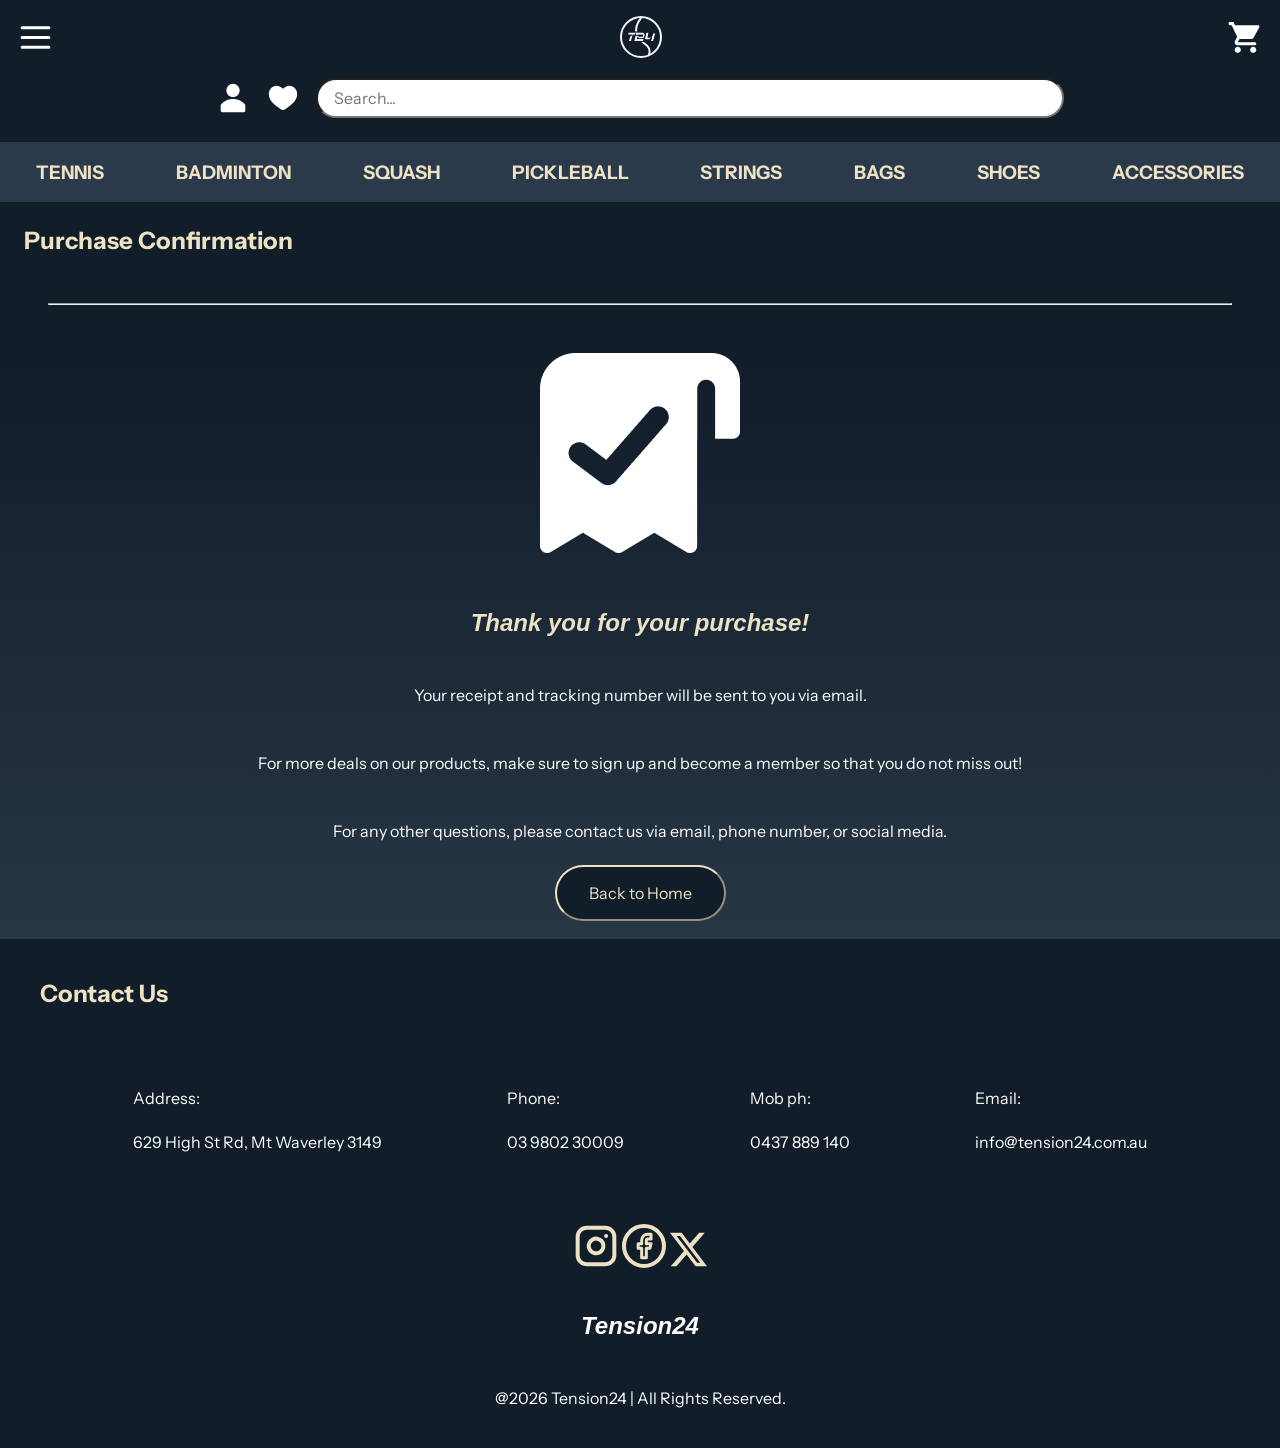
<file: purchase-confirmation.html>
<!DOCTYPE html>
<html lang="en">
<head>
    <meta charset="UTF-8">
    <meta name="viewport" content="width=device-width, initial-scale=1.0">

    <link href="https://fonts.cdnfonts.com/css/sterion" rel="stylesheet">
    <link rel="preconnect" href="https://fonts.googleapis.com">
    <link rel="preconnect" href="https://fonts.gstatic.com" crossorigin>
    <link href="https://fonts.googleapis.com/css2?family=Instrument+Sans:ital,wght@0,400..700;1,400..700&display=swap" rel="stylesheet">

    <link rel="stylesheet" href="styles/color.css">
    <link rel="stylesheet" href="styles/main.css">
    <link rel="stylesheet" href="styles/typography.css">
    <script src="scripts/cart.js"></script>
    <script src="scripts/form.js"></script>

    <title>Tension24</title>
    <link rel="shortcut icon" type="image/x-icon" href="assets/logo.svg">
</head>

<body>
    <!--Navigation Bar and Search Bar-->
    <header>
        <div class="navbar">
            <nav>
                <ul>
                    <li><img src="assets/hamburger_menu.svg" alt="Hamburger Menu Icon"></li>
                    <a href="index.html"><li><img src="assets/logo.svg" alt="Tension24 Logo"></li></a>
                    <a href="shopping-cart.html"><li><img src="assets/shopping_cart.svg" alt="Shopping Cart Icon"></li></a>
                </ul>
            </nav>
        </div>
        
        <div class="container" id="lower-navigation">
            <img src="assets/avatar-icon.svg" alt="Your Profile">
            <img src="assets/heart-icon.svg" alt="Favourites">
            <input type="text" placeholder="Search...">
        </div>

        <div class="categories-menu">
            <a href="product-listing-tennis.html"><h3>TENNIS</h3></a>
            <h3>BADMINTON</h3>
            <h3>SQUASH</h3>
            <h3>PICKLEBALL</h3>
            <h3>STRINGS</h3>
            <a href="product-listing-bags.html"><h3>BAGS</h3></a>
            <h3>SHOES</h3>
            <h3>ACCESSORIES</h3>
        </div>
    </header>

    <!--Purchase Confirmation Section-->
    <h2>Purchase Confirmation</h2>
    <hr>
    <section class="center-align">
        <img src="assets/purchase-confirmation.png" alt="Purchase Confirmation">
        <h2>Thank you for your purchase!</h2>

        <p>Your receipt and tracking number will be sent to you via email.</p>
        <p>For more deals on our products, make sure to sign up and become a member so that you do not miss out!</p>
        <p>For any other questions, please contact us via email, phone number, or social media.</p>

        <a href="index.html"><button>Back to Home</button></a>

        <br>
    </section>

<!--Footer at the end of Website-->
    <footer>

        <div class="footer">
            <span><h2>Contact Us</h2></span>

            <div class="footer-contact">
                <div class="footer-address">
                    <p>Address:</p>
                    <p>629 High St Rd, Mt Waverley 3149</p>
                </div>

                <div class="footer-phone">
                    <p>Phone:</p>
                    <p>03 9802 30009</p>
                </div>

                <div class="footer-mobile">
                    <p>Mob ph:</p>
                    <p>0437 889 140</p>
                </div>

                <div class="footer-email">
                    <p>Email:</p>
                    <p>info@tension24.com.au</p>
                </div>
            </div>

            <div class="footer-ending">
                <div class="footer-icons">
                    <img src="assets/instagram-icon.svg" alt="Instagram Logo">
                    <img src="assets/facebook-icon.svg" alt="Facebook Logo">
                    <img src="assets/twitter-x-icon.svg" alt="X (Formerly Twitter) Logo">
                </div>

                <h2>Tension24</h2>
                <p>@2026 Tension24 | All Rights Reserved.</p>
            </div>
        </div>

    </footer>
</body>
</html>
</file>
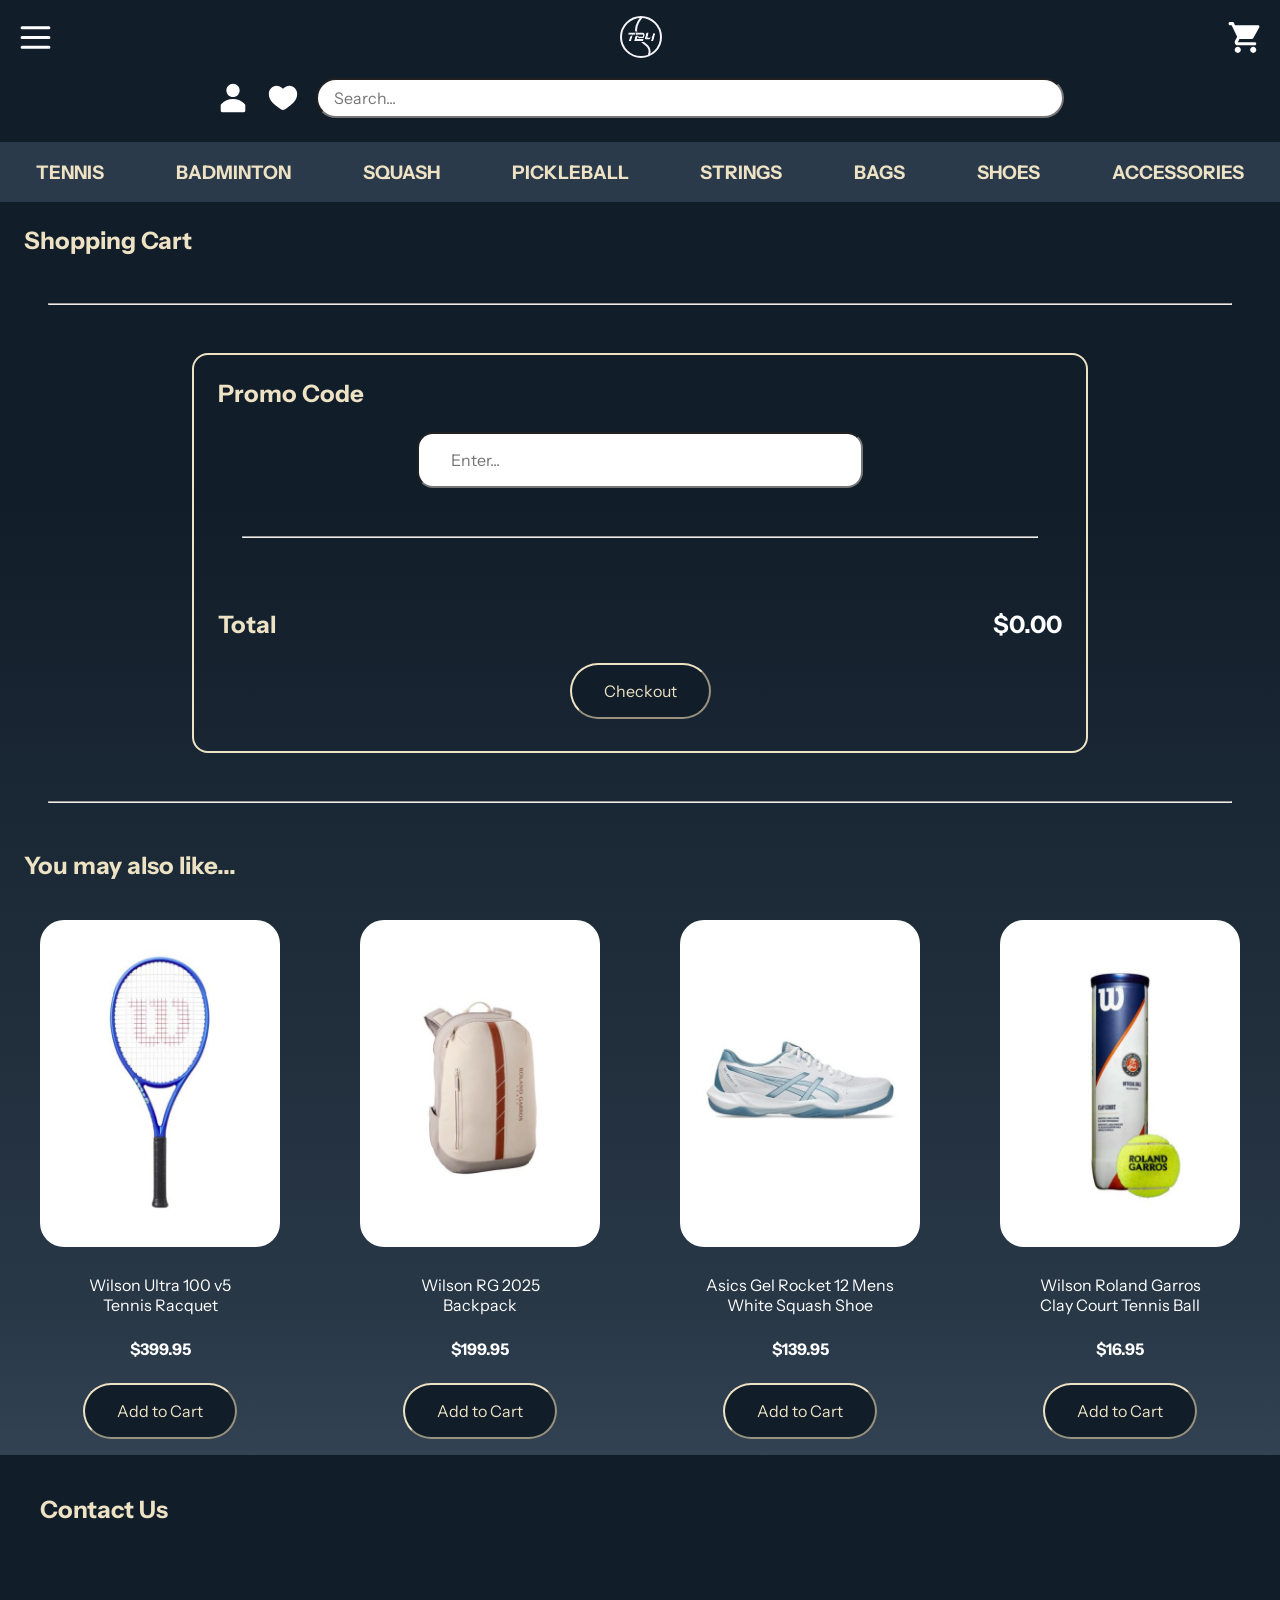
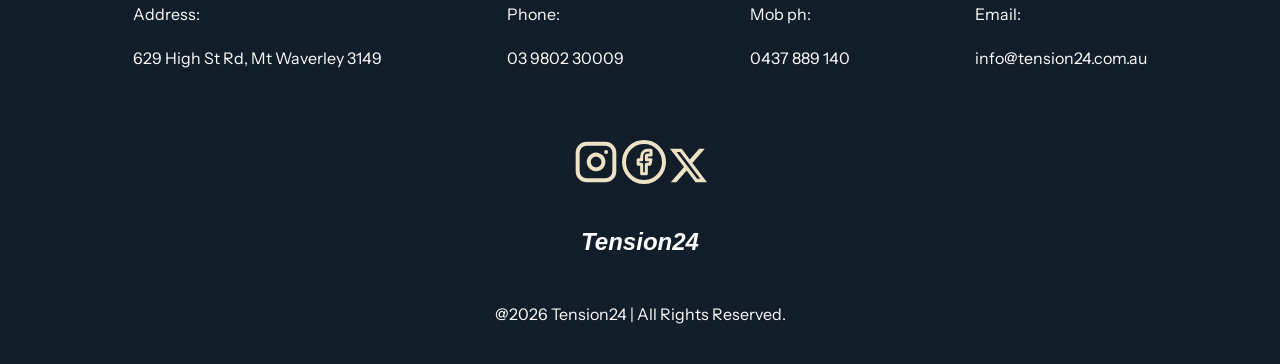
<file: shopping-cart.html>
<!DOCTYPE html>
<html lang="en">
<head>
    <meta charset="UTF-8">
    <meta name="viewport" content="width=device-width, initial-scale=1.0">

    <link href="https://fonts.cdnfonts.com/css/sterion" rel="stylesheet">
    <link rel="preconnect" href="https://fonts.googleapis.com">
    <link rel="preconnect" href="https://fonts.gstatic.com" crossorigin>
    <link href="https://fonts.googleapis.com/css2?family=Instrument+Sans:ital,wght@0,400..700;1,400..700&display=swap" rel="stylesheet">

    <link rel="stylesheet" href="styles/color.css">
    <link rel="stylesheet" href="styles/main.css">
    <link rel="stylesheet" href="styles/typography.css">
    <script src="scripts/cart.js" defer></script>
    <script src="scripts/form.js"></script>

    <title>Tension24</title>
    <link rel="shortcut icon" type="image/x-icon" href="assets/logo.svg">
</head>

<body>
    <!--Navigation Bar and Search Bar-->
    <header>
        <div class="navbar">
            <nav>
                <ul>
                    <li><img src="assets/hamburger_menu.svg" alt="Hamburger Menu Icon"></li>
                    <a href="index.html"><li><img src="assets/logo.svg" alt="Tension24 Logo"></li></a>
                    <a href="shopping-cart.html"><li><img src="assets/shopping_cart.svg" alt="Shopping Cart Icon"></li></a>
                </ul>
            </nav>
        </div>
        
        <div class="container" id="lower-navigation">
            <img src="assets/avatar-icon.svg" alt="Your Profile">
            <img src="assets/heart-icon.svg" alt="Favourites">
            <input type="text" placeholder="Search...">
        </div>

        <div class="categories-menu">
            <a href="product-listing-tennis.html"><h3>TENNIS</h3></a>
            <h3>BADMINTON</h3>
            <h3>SQUASH</h3>
            <h3>PICKLEBALL</h3>
            <h3>STRINGS</h3>
            <a href="product-listing-bags.html"><h3>BAGS</h3></a>
            <h3>SHOES</h3>
            <h3>ACCESSORIES</h3>
        </div>
    </header>

    <!--Cart Information-->
    <h2>Shopping Cart</h2>
        <hr>
        <div class="shopping-cart">
            <div class="product-count">
                <!-- print products here -->>
            </div>
        </div>
    
        <div class="checkout" >
            <h2>Promo Code</h2>

            <div class="flex-display">
                <input type="text" placeholder="Enter..." id="promo-code">
            </div>

            <hr>
            
            <div class="double-content">
                <span><h2>Total</h2></span>
                <h2 class="total-price">$0</h2>
            </div>
            <div class="flex-display">
                <button onclick="emptyCart()">Checkout</button>
            </div>
        </div>

    <hr>

    <h2>You may also like...</h2>
        <div class="flex-display" id="grid-responsive">
                <figure>
                    <img src="assets/blue_tennis_racquet.jpg" alt="Wilson Ultra 100 v5 Tennis Racquet">
                    <span><p>Wilson Ultra 100 v5 Tennis Racquet</p></span>
                    <p>$399.95</p>
                    <button>Add to Cart</button>
                </figure>

                <figure>
                    <img src="assets/beige_backpack.jpg" alt="Wilson RG 2025 Backpack">
                    <span><p>Wilson RG 2025 Backpack</p></span>
                    <p>$199.95</p>
                    <button>Add to Cart</button>
                </figure>

                <figure>
                    <img src="assets/blue_and_white_shoe.jpg" alt="Asics Gel Rocket 12 Mens White Squash Shoe">
                    <span><p>Asics Gel Rocket 12 Mens White Squash Shoe </p></span>
                    <p>$139.95</p>
                    <button>Add to Cart</button>
                </figure>

                <figure>
                    <img src="assets/tennis_ball_pack.jpg" alt="Wilson Roland Garros Clay Court Tennis Ball">
                    <span><p>Wilson Roland Garros Clay Court Tennis Ball</p></span>
                    <p>$16.95</p>
                    <button>Add to Cart</button>
                </figure>
            </div>

<!--Footer at the end of Website-->
    <footer>

        <div class="footer">
            <span><h2>Contact Us</h2></span>

            <div class="footer-contact">
                <div class="footer-address">
                    <p>Address:</p>
                    <p>629 High St Rd, Mt Waverley 3149</p>
                </div>

                <div class="footer-phone">
                    <p>Phone:</p>
                    <p>03 9802 30009</p>
                </div>

                <div class="footer-mobile">
                    <p>Mob ph:</p>
                    <p>0437 889 140</p>
                </div>

                <div class="footer-email">
                    <p>Email:</p>
                    <p>info@tension24.com.au</p>
                </div>
            </div>

            <div class="footer-ending">
                <div class="footer-icons">
                    <img src="assets/instagram-icon.svg" alt="Instagram Logo">
                    <img src="assets/facebook-icon.svg" alt="Facebook Logo">
                    <img src="assets/twitter-x-icon.svg" alt="X (Formerly Twitter) Logo">
                </div>

                <h2>Tension24</h2>
                <p>@2026 Tension24 | All Rights Reserved.</p>
            </div>
        </div>

    </footer>
</body>
</html>
</file>
<file: styles/color.css>
:root {
    --base-color: #53687D;
    --primary-color: #111D29;
    --secondary-color: #293847;
    --main-text-color: #EDE2C4;
    --other-elements-color: #FFFFFF;
    --body-text-color: #000000;
}

body {
    background-color: var(--base-color);
    background-image: linear-gradient(180deg,var(--primary-color) 25%, var(--secondary-color) 67%, var(--base-color) 100%);
    height: 100%;
}

h1 {
   color: var(--other-elements-color); 
}

.size-color h2 {
    color: var(--other-elements-color);
}
</file>
<file: styles/main.css>
/* Website Layout Adjustments */

body, html {
    margin: 0;
    padding: 0;
    box-sizing: border-box;
    overflow-x: hidden;
}


h1, h2, h3 {
    margin: 1em;
}

p {
    margin: 1.5em;
}

/* Nagivation Bar */

nav {
    margin: 1em;
}

ul {
    display: flex;
    align-items: center;
    justify-content: space-between;
    background-color: var(--primary-color);
    list-style-type: none;
    margin: 2;
    padding: 0;
    overflow: hidden;
}

ul li {
    float: left;
}

header .container {
    margin: 1em;
    justify-content: center;
}

header .container img {
    padding-right: 1em;
    width: 35px;
}

.container input {
    width: 60%;
    border-radius: 2em;
    padding: 0.5em;
}

.container input[type="text"]{
   padding-left:1em;
}

#lower-navigation img {
    width: 50px;
}

.categories-menu {
    display: flex;
    justify-content: space-around;
    margin-top: 1.5em;
    background-color: rgb(83, 104, 125, 0.4);
}

.categories-menu > h3 {
    color: var(--main-text-color);
}

.categories-menu a {
    color: var(--main-text-color);
}

.categories-menu a:link {
    text-decoration: none;
}

.categories-menu a:hover {
    text-decoration: underline;
}


/* Banner Properties */

.banner {
    position: relative;
    width: 100%;
    align-content: center;
}

.banner img {
    width: 100%;
    display: block;
}

.banner h1 {
    position: absolute;
    top: 50%;
    left: 50%;
    transform: translate(-50%, -50%);
    font-size: 11vmin;
    margin: auto;
    padding-bottom: 15%;
}

.banner p {
    position: absolute;
    top: 50%;
    left: 50%;
    transform: translate(-50%, -50%);
    font-size: 3vmin;
    margin: auto;
}


button {
   
    padding: 1em 2em;
    background-color: var(--primary-color);
    color: var(--main-text-color);
    border-style: solid 2px;
    border-color: var(--main-text-color);
    border-radius: 2em;
    font-family: "Instrument Sans", sans-serif;
    font-optical-sizing: auto;
    font-style: bold;
    font-size: 2vmin;
}

.banner button {
    position: absolute;
    top: 66%;
    left: 50%;
    transform: translate(-50%, -50%);
    margin-top: 1em;
}

/* Home Page */

.bento-display {
    display: grid;
    grid-template-columns: auto auto;
    gap: 1em;
    justify-content: center;
    margin: 2em;
}

.bento-display img {
    width: 100%;
    height: 100%;
    border-radius: 1.5em;
    display: block;
    object-fit: cover;
}

.grid-row-2 {
    grid-row: 1 / span 2;
}

.flex-display {
    display: flex;
    flex-direction: row;
    justify-content: center;
}

.flex-display img {
    width: 100%;
}

figure {
    text-align: center;
    align-content: center;
}

figure > p {
    font-weight: 900;
}

figure img {
    border-radius: 1.5em;
}

.container {
    display: flex;
    flex-direction: row;
    justify-content: space-evenly;
    align-content: center;
}

.review-card {
    background-color: var(--other-elements-color);
    width: 21rem;
    border-radius: 2em;
}

.review-title {
    display: flex;
    flex-direction: row;
}

.review-title img {
    float: left;
    margin: 2em 2em 0em 2em;
}

.review-title h3 {
    margin: 2.5em 1em 0em 0em;
    font-size: 150%;
}

.review-card p {
    color: var(--body-text-color);
    margin: 2em;
}

.stars {
    margin: 2em;
}

.stars img{
    padding: 0 1em 2em 0;
    width: 45px;
}

.footer {
    padding: 1em;
    background-color: var(--primary-color);
}

.footer-contact {
    display: grid;
    grid-template-columns: auto auto auto auto;
    gap: 1em;
    padding: 2em;
    justify-content: space-evenly;
}

.footer-ending {
    display: flex;
    flex-direction: column;
    align-items: center;
    justify-content: center;
}

.footer-icons {
    margin: 1em;
}

/* product listing page(s) */

.filtering {
    display: flex;
    justify-content: space-between;
    margin-top: 1em;
}
.filtering img {
    padding: 0 2em 0 2em;
}

hr {
    margin: 3em;
}

.flex-left {
    display: flex;
    flex-direction: row;
    width: 50%;
}

.flex-left img {
    width: 100%;
}

.other-categories {
    width: 100%;
    margin: 1em;
    display: flex;
    flex-direction: row;
    justify-content: center;
}

.other-categories img {
    margin: 0 1em 2em 1em;
    border-radius: 2em;
}

/* Product Detail Page(s) */

.product-showcase {
    width: 35%;
}

.product-showcase img {
    border-radius: 1em;
}

.small-images {
    display: flex;
    justify-content: space-between;
    width: 60%
}

.small-images img {
    width: 35%;
    margin: 1em 1em 0 0;
}

.product-details {
    display: flex;
    flex-direction: column;
}

.product-details > h2 {
    color: var(--other-elements-color);
}

.product-details select {
    margin: 0 1.8em 1.5em 1.5em;
    padding: 5px;
}

.product-details input {
    width: 100px;
    margin: 0 1.8em 3em 1.8em;
    padding: 5px;
}

.product-details button {
    margin-left: auto;
    margin-right: auto;
}

#selectSize {
    width: 100px;
}

.product-details .quantity-cue {
    margin-top: 0;
}

.product-details .quantity-cue button {
    margin: 0.5em 0 3em 0;
}

/* Shopping Cart Page */

.shopping-cart {
    position: relative;
    width: 100%;
    height: 100%;
    display: flex;
    flex-direction: row;
}

.product-count {
    width: 100%;
}

.added-product {
    display: flex;
    align-items: center; 
    justify-content: center;
    width: 100%;
}

.added-product img {
    width: 20%;
    border-radius: 1em;
    object-fit: cover;
    margin-left: 1.5em;
    margin-right: 2em;
}

.product-info {
    display: grid;
    width: 40%;
}

.quantity-cue {
    display: flex;
    flex-direction: row;
    margin: 1em 0 0 1.5em;
}

.quantity-cue button {
    background: var(--secondary-color);
    width: 15px;
    height: 15px;
    border-radius: 10px;
    padding: 10px 25px 30px 18px;
    margin-top: 0.5em;
    text-align: center;
}

.quantity h3 {
    display: flex;
    justify-content: center;
    align-items: center;
}

.delete-product {
    margin-left: 3em;
}

.delete-product img {
    width: 50px;
}

.checkout {
    width: 70%;
    border: 2px solid var(--main-text-color);
    border-radius: 1em;
    margin-left: auto;
    margin-right: auto;
    display: flex;
    flex-direction: column;
    justify-content: space-between;
}


.checkout button {
    display: block;
    margin-left: auto;
    margin-right: auto;
    margin-bottom: 2em;
}

#promo-code {
    width: 50%;
    padding: 1em 2em 1em 2em;
    margin-left: auto;
    margin-right: auto;
    border-radius: 1em;
}

.double-content {
    display: flex;
    justify-content: space-between;
}

/* Payment Details Page */

html {
    box-sizing: border-box;
}

*, *:before, *:after {
    box-sizing: inherit;
}

form {
    display: grid;
    grid-template-columns: minmax(0, 1fr) minmax(0, 1fr) minmax(0, 2fr);
    gap: 1rem;
    margin: 0 2em 2em 2em;
    padding: 2em;
    border: 2px solid var(--main-text-color);
    border-radius: 1em;
    justify-content: center;
    width: 100%;
}

input,
button,
select,
textarea {
    font: inherit;
}

form input, select {
    padding: 0.5em;
    border-radius: 0.5em;
    border: 1px solid var(--main-text-color);
    width: 100%;
}

.form-group {
    display: grid;
    gap: 0.5em;
}

#span-two {
    grid-column: 1 / span 2;
}

#span-three {
    grid-column: 1 / span 3;
} 

form button {
    justify-self: center;
    grid-column: 1 / -1;
    margin-top: 1em;
}

.overall-payment {
    display: flex;
    flex-direction: row;
    align-items: flex-start;
    width: 100%;
}

.overall-payment > .checkout {
    margin: 0 2em 2em 2em;
}

/* Purchase Confirmation Page */

.center-align {
    display: flex;
    flex-direction: column;
    justify-content: center;
    align-items: center;
}

.center-align img {
    margin-bottom: 2em;
}

/* Code for Responsiveness */

@media screen and (max-width: 600px) {
    .categories-menu {
        overflow: auto;
        white-space: nowrap;
    }
    
    .banner {
        width: 100%;
        flex-direction: column;
    }

    .grid-row-2 h2 {
        font-size: 15px;
    }

    #lower-navigation {
        display: flex;
        flex-direction: row;
    }

    .flex-display {
        flex-direction: column;
        width: 100%;
    }

    #grid-responsive {
        display: grid;
        grid-template-columns: 1fr 1fr;
    }

    #grid-responsive img {
        width: 155px;
    }

    figure {
        margin: 1em 0 2em 0;
    }

    .container {
        overflow: auto;
    }

    .review-card {
        margin: 0 0 1.5em 1.5em;
    }

    #last-class {
        margin-right: 1.5em;
    }

  
    .footer-contact {
        display: grid;
        grid-template-columns: auto;
        gap: 1em;
        padding: 2em;
        justify-content: space-evenly;
    }

    .flex-left {
        flex-direction: column;
        width: 100%;
    }

    .other-categories {
        flex-direction: column;
        margin: 0;
        padding: 1em;
    } 

    .other-categories img {
        max-width: 92%;
    }

    .product-showcase {
        flex-direction: column;
        display: block;
        width: 100%;
        padding: 0 1.5em 1.5em 1.5em;
    }

    .product-details .quantity-cue {
        margin-left: 2em;
    }

    form {
        display: grid;
        width: 85%;

    }

    .overall-payment {
        flex-direction: column;
        flex-shrink: 0;
    }

    .checkout {
        width: 85%;
    }

    .product-info {
        font-size: x-small;
    }

    .quantity-cue {
        font-size: small;
    }

    .delete-product {
        margin-left: 0;
    }

    .added-product img {
        width: 30%;
        margin-left: 1.5em;
        margin-right: 1em;
    }
}
</file>
<file: styles/typography.css>
h1 {
    font-family: 'Sterion', sans-serif;
    font-style: italic;
}

h2 {
    font-family: "Instrument Sans", sans-serif;
    font-optical-sizing: auto;
    font-weight: bold;
    color: var(--main-text-color);
}

h3 {
    font-family: "Instrument Sans", sans-serif;
    font-optical-sizing: auto;
    font-weight: bold;
}

p {
    font-family: "Instrument Sans", sans-serif;
    color: var(--other-elements-color);
}

.footer-ending h2 {
    font-family: 'Sterion', sans-serif;
    font-style: italic;
    color: var(--other-elements-color);
}

.center-align h2 {
    font-family: 'Sterion', sans-serif;
    font-style: italic;
}

th {
    font-family: "Instrument Sans", sans-serif;
    font-optical-sizing: auto;
    font-weight: bold;
    color: var(--main-text-color);
}

td {
    font-family: "Instrument Sans", sans-serif;
    font-optical-sizing: auto;
    font-weight: bold;
    color: var(--other-elements-color);
}

.double-content > h2 {
    color: var(--other-elements-color);
}

form h3 {
    color: var(--main-text-color);
}

input,
button,
select,
textarea {
    font-family: "Instrument Sans", sans-serif;
}

label {
    font-family: "Instrument Sans", sans-serif;
    font-optical-sizing: auto;
    font-weight: bold;
    color: var(--main-text-color);
}

.product-info > h2 {
    color: var(--other-elements-color);
}

.quantity-cue h3 {
    color: var(--main-text-color);
}
</file>
